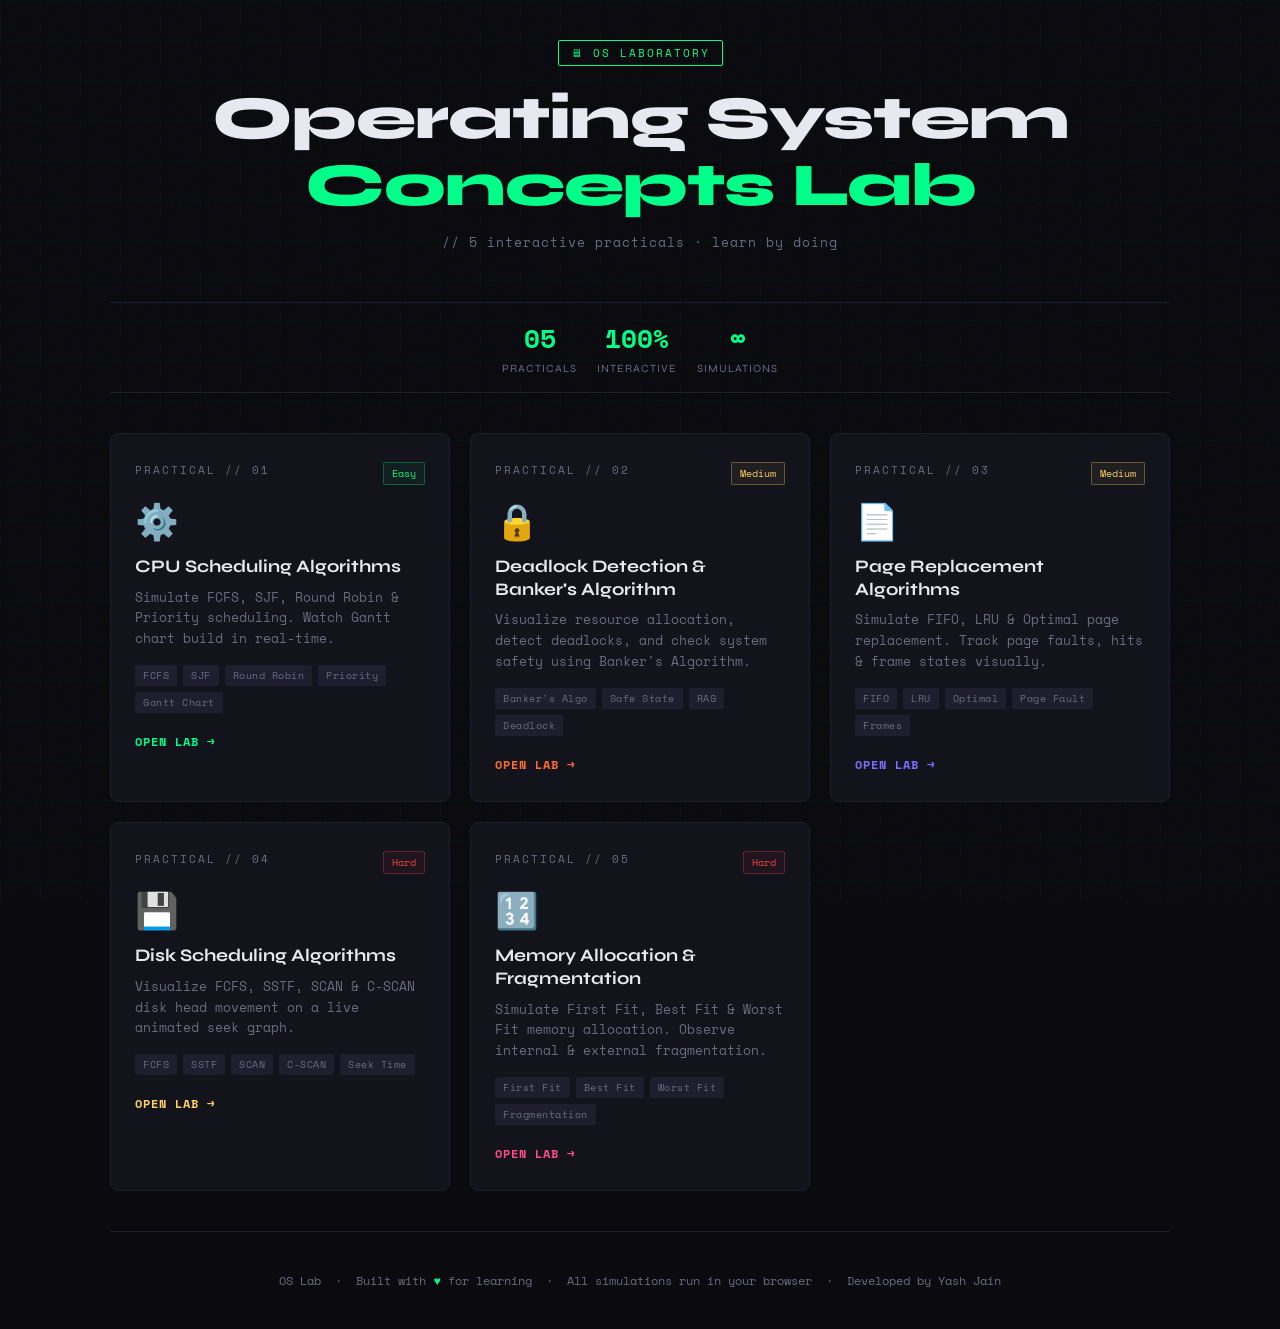
<file: index.html>
<!DOCTYPE html>
<html lang="en">
<head>
<meta charset="UTF-8">
<meta name="viewport" content="width=device-width, initial-scale=1.0">
<title>OS Lab — Operating System Practicals</title>
<link rel="preconnect" href="https://fonts.googleapis.com">
<link rel="preconnect" href="https://fonts.gstatic.com" crossorigin>
<link href="https://fonts.googleapis.com/css2?family=Space+Mono:wght@400;700&family=Syne:wght@400;600;800&display=swap" rel="stylesheet">
<style>
  :root {
    --bg: #0a0a0f;
    --surface: #111118;
    --border: #1e1e2e;
    --accent: #00ff88;
    --accent2: #ff6b35;
    --accent3: #7c6fff;
    --text: #e8e8f0;
    --muted: #6b6b80;
    --card-bg: #13131c;
  }

  * { margin: 0; padding: 0; box-sizing: border-box; }

  body {
    background: var(--bg);
    color: var(--text);
    font-family: 'Syne', sans-serif;
    min-height: 100vh;
    overflow-x: hidden;
  }

  /* Animated grid background */
  body::before {
    content: '';
    position: fixed;
    inset: 0;
    background-image:
      linear-gradient(rgba(0,255,136,0.03) 1px, transparent 1px),
      linear-gradient(90deg, rgba(0,255,136,0.03) 1px, transparent 1px);
    background-size: 40px 40px;
    pointer-events: none;
    z-index: 0;
  }

  .noise {
    position: fixed;
    inset: 0;
    background-image: url("data:image/svg+xml,%3Csvg viewBox='0 0 256 256' xmlns='http://www.w3.org/2000/svg'%3E%3Cfilter id='n'%3E%3CfeTurbulence type='fractalNoise' baseFrequency='0.9' numOctaves='4' stitchTiles='stitch'/%3E%3C/filter%3E%3Crect width='100%25' height='100%25' filter='url(%23n)' opacity='0.03'/%3E%3C/svg%3E");
    pointer-events: none;
    z-index: 0;
    opacity: 0.4;
  }

  .container {
    max-width: 1100px;
    margin: 0 auto;
    padding: 0 20px;
    position: relative;
    z-index: 1;
  }

  /* Header */
  header {
    padding: 40px 0 20px;
    text-align: center;
  }

  .badge {
    display: inline-block;
    font-family: 'Space Mono', monospace;
    font-size: 11px;
    color: var(--accent);
    border: 1px solid var(--accent);
    padding: 4px 12px;
    border-radius: 2px;
    letter-spacing: 2px;
    text-transform: uppercase;
    margin-bottom: 20px;
    animation: pulse-border 2s ease-in-out infinite;
  }

  @keyframes pulse-border {
    0%, 100% { box-shadow: 0 0 0 0 rgba(0,255,136,0.3); }
    50% { box-shadow: 0 0 0 6px rgba(0,255,136,0); }
  }

  h1 {
    font-family: 'Syne', sans-serif;
    font-weight: 800;
    font-size: clamp(2rem, 6vw, 3.8rem);
    line-height: 1.1;
    letter-spacing: -1px;
    margin-bottom: 12px;
  }

  h1 span { color: var(--accent); }

  .subtitle {
    font-family: 'Space Mono', monospace;
    font-size: 13px;
    color: var(--muted);
    letter-spacing: 1px;
  }

  /* Stats bar */
  .stats-bar {
    display: flex;
    justify-content: center;
    gap: 40px;
    margin: 30px 0;
    padding: 16px 0;
    border-top: 1px solid var(--border);
    border-bottom: 1px solid var(--border);
    flex-wrap: wrap;
    gap: 20px;
  }

  .stat {
    text-align: center;
  }

  .stat-num {
    font-family: 'Space Mono', monospace;
    font-size: 1.6rem;
    font-weight: 700;
    color: var(--accent);
    display: block;
  }

  .stat-label {
    font-size: 11px;
    color: var(--muted);
    text-transform: uppercase;
    letter-spacing: 1px;
  }

  /* Labs grid */
  .labs-grid {
    display: grid;
    grid-template-columns: repeat(auto-fill, minmax(300px, 1fr));
    gap: 20px;
    margin: 40px 0;
  }

  .lab-card {
    background: var(--card-bg);
    border: 1px solid var(--border);
    border-radius: 8px;
    padding: 28px 24px;
    cursor: pointer;
    transition: all 0.3s cubic-bezier(0.4, 0, 0.2, 1);
    text-decoration: none;
    color: inherit;
    display: block;
    position: relative;
    overflow: hidden;
  }

  .lab-card::before {
    content: '';
    position: absolute;
    top: 0; left: 0;
    width: 100%;
    height: 2px;
    background: linear-gradient(90deg, transparent, var(--card-accent, var(--accent)), transparent);
    transform: scaleX(0);
    transition: transform 0.3s ease;
  }

  .lab-card:hover::before { transform: scaleX(1); }

  .lab-card:hover {
    border-color: var(--card-accent, var(--accent));
    transform: translateY(-4px);
    box-shadow: 0 20px 40px rgba(0,0,0,0.4), 0 0 30px rgba(0,255,136,0.05);
  }

  .card-header {
    display: flex;
    align-items: flex-start;
    justify-content: space-between;
    margin-bottom: 16px;
  }

  .practical-num {
    font-family: 'Space Mono', monospace;
    font-size: 11px;
    color: var(--muted);
    letter-spacing: 2px;
  }

  .difficulty {
    font-family: 'Space Mono', monospace;
    font-size: 10px;
    padding: 3px 8px;
    border-radius: 2px;
    border: 1px solid;
  }

  .diff-medium { color: #ffd166; border-color: #ffd16650; background: #ffd16610; }
  .diff-hard { color: #ef4444; border-color: #ef444450; background: #ef444410; }
  .diff-easy { color: var(--accent); border-color: rgba(0,255,136,0.3); background: rgba(0,255,136,0.05); }

  .lab-icon {
    font-size: 2.2rem;
    margin-bottom: 12px;
    display: block;
  }

  .lab-title {
    font-size: 1.1rem;
    font-weight: 700;
    margin-bottom: 8px;
    line-height: 1.3;
  }

  .lab-desc {
    font-size: 13px;
    color: var(--muted);
    line-height: 1.6;
    margin-bottom: 16px;
    font-family: 'Space Mono', monospace;
  }

  .lab-tags {
    display: flex;
    flex-wrap: wrap;
    gap: 6px;
  }

  .tag {
    font-family: 'Space Mono', monospace;
    font-size: 10px;
    background: var(--border);
    color: var(--muted);
    padding: 3px 8px;
    border-radius: 2px;
    letter-spacing: 0.5px;
  }

  .lab-card .open-btn {
    margin-top: 20px;
    display: flex;
    align-items: center;
    gap: 8px;
    font-size: 12px;
    color: var(--card-accent, var(--accent));
    font-family: 'Space Mono', monospace;
    letter-spacing: 1px;
    font-weight: 700;
    text-transform: uppercase;
  }

  .open-btn .arrow {
    transition: transform 0.3s ease;
    display: inline-block;
  }

  .lab-card:hover .arrow { transform: translateX(6px); }

  /* Footer */
  footer {
    text-align: center;
    padding: 40px 0;
    border-top: 1px solid var(--border);
    margin-top: 20px;
  }

  footer p {
    font-family: 'Space Mono', monospace;
    font-size: 12px;
    color: var(--muted);
  }

  footer span { color: var(--accent); }

  /* Entry animation */
  .lab-card {
    animation: fadeUp 0.5s ease both;
  }
  .lab-card:nth-child(1) { animation-delay: 0.1s; }
  .lab-card:nth-child(2) { animation-delay: 0.2s; }
  .lab-card:nth-child(3) { animation-delay: 0.3s; }
  .lab-card:nth-child(4) { animation-delay: 0.4s; }
  .lab-card:nth-child(5) { animation-delay: 0.5s; }

  @keyframes fadeUp {
    from { opacity: 0; transform: translateY(20px); }
    to { opacity: 1; transform: translateY(0); }
  }

  @media (max-width: 600px) {
    .labs-grid { grid-template-columns: 1fr; }
    .stats-bar { gap: 24px; }
  }
</style>
</head>
<body>
<div class="noise"></div>

<div class="container">
  <header>
    <div class="badge">🖥 OS Laboratory</div>
    <h1>Operating System<br><span>Concepts Lab</span></h1>
    <p class="subtitle">// 5 interactive practicals · learn by doing</p>
  </header>

  <div class="stats-bar">
    <div class="stat">
      <span class="stat-num">05</span>
      <span class="stat-label">Practicals</span>
    </div>
    <div class="stat">
      <span class="stat-num">100%</span>
      <span class="stat-label">Interactive</span>
    </div>
    <div class="stat">
      <span class="stat-num">∞</span>
      <span class="stat-label">Simulations</span>
    </div>
  </div>

  <div class="labs-grid">

    <a href="practical1.html" class="lab-card" style="--card-accent:#00ff88;">
      <div class="card-header">
        <span class="practical-num">PRACTICAL // 01</span>
        <span class="difficulty diff-easy">Easy</span>
      </div>
      <span class="lab-icon">⚙️</span>
      <div class="lab-title">CPU Scheduling Algorithms</div>
      <div class="lab-desc">Simulate FCFS, SJF, Round Robin & Priority scheduling. Watch Gantt chart build in real-time.</div>
      <div class="lab-tags">
        <span class="tag">FCFS</span>
        <span class="tag">SJF</span>
        <span class="tag">Round Robin</span>
        <span class="tag">Priority</span>
        <span class="tag">Gantt Chart</span>
      </div>
      <div class="open-btn">Open Lab <span class="arrow">→</span></div>
    </a>

    <a href="practical2.html" class="lab-card" style="--card-accent:#ff6b35;">
      <div class="card-header">
        <span class="practical-num">PRACTICAL // 02</span>
        <span class="difficulty diff-medium">Medium</span>
      </div>
      <span class="lab-icon">🔒</span>
      <div class="lab-title">Deadlock Detection & Banker's Algorithm</div>
      <div class="lab-desc">Visualize resource allocation, detect deadlocks, and check system safety using Banker's Algorithm.</div>
      <div class="lab-tags">
        <span class="tag">Banker's Algo</span>
        <span class="tag">Safe State</span>
        <span class="tag">RAG</span>
        <span class="tag">Deadlock</span>
      </div>
      <div class="open-btn">Open Lab <span class="arrow">→</span></div>
    </a>

    <a href="practical3.html" class="lab-card" style="--card-accent:#7c6fff;">
      <div class="card-header">
        <span class="practical-num">PRACTICAL // 03</span>
        <span class="difficulty diff-medium">Medium</span>
      </div>
      <span class="lab-icon">📄</span>
      <div class="lab-title">Page Replacement Algorithms</div>
      <div class="lab-desc">Simulate FIFO, LRU & Optimal page replacement. Track page faults, hits & frame states visually.</div>
      <div class="lab-tags">
        <span class="tag">FIFO</span>
        <span class="tag">LRU</span>
        <span class="tag">Optimal</span>
        <span class="tag">Page Fault</span>
        <span class="tag">Frames</span>
      </div>
      <div class="open-btn">Open Lab <span class="arrow">→</span></div>
    </a>

    <a href="practical4.html" class="lab-card" style="--card-accent:#ffd166;">
      <div class="card-header">
        <span class="practical-num">PRACTICAL // 04</span>
        <span class="difficulty diff-hard">Hard</span>
      </div>
      <span class="lab-icon">💾</span>
      <div class="lab-title">Disk Scheduling Algorithms</div>
      <div class="lab-desc">Visualize FCFS, SSTF, SCAN & C-SCAN disk head movement on a live animated seek graph.</div>
      <div class="lab-tags">
        <span class="tag">FCFS</span>
        <span class="tag">SSTF</span>
        <span class="tag">SCAN</span>
        <span class="tag">C-SCAN</span>
        <span class="tag">Seek Time</span>
      </div>
      <div class="open-btn">Open Lab <span class="arrow">→</span></div>
    </a>

    <a href="practical5.html" class="lab-card" style="--card-accent:#ff4d88;">
      <div class="card-header">
        <span class="practical-num">PRACTICAL // 05</span>
        <span class="difficulty diff-hard">Hard</span>
      </div>
      <span class="lab-icon">🔢</span>
      <div class="lab-title">Memory Allocation & Fragmentation</div>
      <div class="lab-desc">Simulate First Fit, Best Fit & Worst Fit memory allocation. Observe internal & external fragmentation.</div>
      <div class="lab-tags">
        <span class="tag">First Fit</span>
        <span class="tag">Best Fit</span>
        <span class="tag">Worst Fit</span>
        <span class="tag">Fragmentation</span>
      </div>
      <div class="open-btn">Open Lab <span class="arrow">→</span></div>
    </a>

  </div>

 <footer>
  <p>
    OS Lab &nbsp;·&nbsp; Built with <span>♥</span> for learning 
    &nbsp;·&nbsp; All simulations run in your browser 
    &nbsp;·&nbsp; Developed by Yash Jain
  </p>
</footer>
</div>

</body>
</html>
</file>
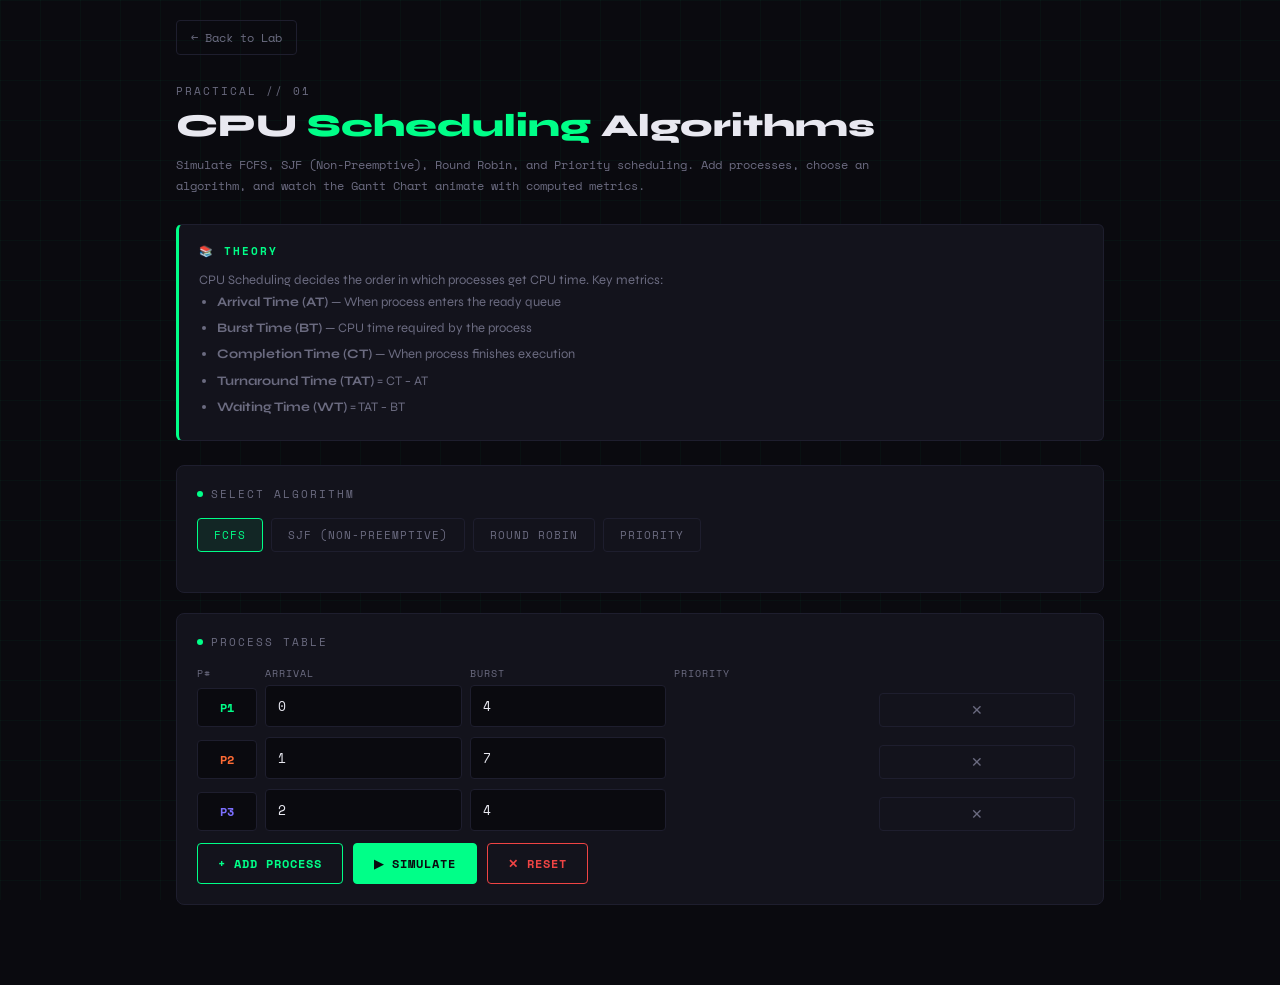
<file: practical1.html>
<!DOCTYPE html>
<html lang="en">
<head>
<meta charset="UTF-8">
<meta name="viewport" content="width=device-width, initial-scale=1.0">
<title>P1 — CPU Scheduling | OS Lab</title>
<link rel="stylesheet" href="shared.css">
<style>
  :root { --accent-color: #00ff88; }

  .algo-tabs {
    display: flex;
    flex-wrap: wrap;
    gap: 8px;
    margin-bottom: 20px;
  }
  .algo-tab {
    font-family: 'Space Mono', monospace;
    font-size: 11px;
    padding: 8px 16px;
    border: 1px solid var(--border);
    border-radius: 4px;
    cursor: pointer;
    color: var(--muted);
    background: transparent;
    transition: all 0.2s;
    letter-spacing: 1px;
    text-transform: uppercase;
  }
  .algo-tab.active, .algo-tab:hover {
    border-color: var(--accent);
    color: var(--accent);
  }
  .algo-tab.active { background: rgba(0,255,136,0.08); }

  .process-row {
    display: grid;
    grid-template-columns: 60px 1fr 1fr 1fr 1fr auto;
    gap: 8px;
    align-items: end;
    margin-bottom: 10px;
  }
  .process-row.header { margin-bottom: 4px; }
  .process-row.header span {
    font-family: 'Space Mono', monospace;
    font-size: 10px;
    color: var(--muted);
    text-transform: uppercase;
    letter-spacing: 1px;
  }
  .del-btn {
    background: none;
    border: 1px solid var(--border);
    color: var(--muted);
    cursor: pointer;
    padding: 8px 10px;
    border-radius: 4px;
    font-size: 14px;
    transition: all 0.2s;
  }
  .del-btn:hover { border-color: var(--danger); color: var(--danger); }

  .proc-id {
    background: var(--bg);
    border: 1px solid var(--border);
    color: var(--accent);
    font-family: 'Space Mono', monospace;
    font-size: 12px;
    padding: 10px 8px;
    border-radius: 4px;
    text-align: center;
    font-weight: 700;
  }

  .gantt-wrap {
    overflow-x: auto;
    padding-bottom: 8px;
  }
  .gantt-track {
    display: flex;
    align-items: stretch;
    min-height: 50px;
    margin-bottom: 6px;
  }
  .g-block {
    display: flex;
    align-items: center;
    justify-content: center;
    font-family: 'Space Mono', monospace;
    font-size: 11px;
    font-weight: 700;
    border-radius: 4px;
    color: var(--bg);
    position: relative;
    transition: all 0.2s;
    min-width: 28px;
    margin-right: 3px;
    padding: 0 4px;
  }
  .g-block:hover { filter: brightness(1.2); transform: scaleY(1.05); }
  .g-idle { background: var(--border) !important; color: var(--muted); }
  .gantt-times {
    display: flex;
    font-family: 'Space Mono', monospace;
    font-size: 10px;
    color: var(--muted);
    margin-top: 2px;
  }
  .gantt-times span {
    min-width: 28px;
    margin-right: 3px;
    text-align: center;
  }

  #rr-quantum-row { display: none; }
  #priority-info { display: none; font-family: 'Space Mono', monospace; font-size: 11px; color: var(--muted); padding: 4px 0; }

  .colors-palette {
    display: flex; flex-wrap: wrap; gap: 6px; margin-top: 10px;
  }
  .color-dot {
    width: 20px; height: 20px; border-radius: 4px;
    display: inline-flex; align-items: center; justify-content: center;
    font-family: 'Space Mono', monospace; font-size: 9px; color: var(--bg); font-weight: 700;
  }

  @media (max-width: 560px) {
    .process-row { grid-template-columns: 50px 1fr 1fr auto; }
    .priority-col, .priority-head { display: none; }
  }
</style>
</head>
<body>
<div class="page-wrap">

  <a href="index.html" class="back-btn">← Back to Lab</a>

  <div class="page-header">
    <span class="page-num">PRACTICAL // 01</span>
    <h1 class="page-title">CPU <span>Scheduling</span> Algorithms</h1>
    <p class="page-desc">Simulate FCFS, SJF (Non-Preemptive), Round Robin, and Priority scheduling. Add processes, choose an algorithm, and watch the Gantt Chart animate with computed metrics.</p>
  </div>

  <div class="theory-box">
    <h3>📚 Theory</h3>
    <p>CPU Scheduling decides the order in which processes get CPU time. Key metrics:</p>
    <ul>
      <li><b>Arrival Time (AT)</b> — When process enters the ready queue</li>
      <li><b>Burst Time (BT)</b> — CPU time required by the process</li>
      <li><b>Completion Time (CT)</b> — When process finishes execution</li>
      <li><b>Turnaround Time (TAT)</b> = CT − AT</li>
      <li><b>Waiting Time (WT)</b> = TAT − BT</li>
    </ul>
  </div>

  <!-- Algorithm Selection -->
  <div class="panel">
    <div class="panel-title">Select Algorithm</div>
    <div class="algo-tabs">
      <button class="algo-tab active" onclick="setAlgo('fcfs',this)">FCFS</button>
      <button class="algo-tab" onclick="setAlgo('sjf',this)">SJF (Non-Preemptive)</button>
      <button class="algo-tab" onclick="setAlgo('rr',this)">Round Robin</button>
      <button class="algo-tab" onclick="setAlgo('priority',this)">Priority</button>
    </div>
    <div id="rr-quantum-row">
      <label>Time Quantum</label>
      <input type="number" id="quantum" value="2" min="1" max="10" style="max-width:120px;">
    </div>
    <div id="priority-info">↑ Higher number = Higher priority</div>
  </div>

  <!-- Process Input -->
  <div class="panel">
    <div class="panel-title">Process Table</div>
    <div class="process-row header">
      <span>P#</span>
      <span>Arrival</span>
      <span>Burst</span>
      <span class="priority-head">Priority</span>
      <span></span><span></span>
    </div>
    <div id="process-list"></div>
    <div class="btn-group">
      <button class="btn" onclick="addProcess()">+ Add Process</button>
      <button class="btn btn-primary" onclick="simulate()">▶ Simulate</button>
      <button class="btn btn-danger" onclick="reset()">✕ Reset</button>
    </div>
  </div>

  <!-- Gantt Chart -->
  <div class="panel hidden" id="gantt-panel">
    <div class="panel-title">Gantt Chart</div>
    <div class="gantt-wrap">
      <div class="gantt-track" id="gantt-track"></div>
      <div class="gantt-times" id="gantt-times"></div>
    </div>
    <div class="colors-palette" id="legend"></div>
  </div>

  <!-- Results Table -->
  <div class="panel hidden" id="results-panel">
    <div class="panel-title">Detailed Results</div>
    <div style="overflow-x:auto">
      <table class="data-table" id="result-table">
        <thead>
          <tr>
            <th>Process</th><th>AT</th><th>BT</th>
            <th>CT</th><th>TAT</th><th>WT</th>
          </tr>
        </thead>
        <tbody id="result-body"></tbody>
      </table>
    </div>
    <div class="result-row" id="avg-row"></div>
    <div class="log-box" id="log-box"></div>
  </div>

</div>

<script>
const COLORS = ['#00ff88','#ff6b35','#7c6fff','#ffd166','#ff4d88','#00cfff','#a8ff78','#ff9a9e','#f093fb','#4facfe'];
let algo = 'fcfs';
let pcount = 0;

function setAlgo(a, btn) {
  algo = a;
  document.querySelectorAll('.algo-tab').forEach(t => t.classList.remove('active'));
  btn.classList.add('active');
  document.getElementById('rr-quantum-row').style.display = a === 'rr' ? 'block' : 'none';
  document.getElementById('priority-info').style.display = a === 'priority' ? 'block' : 'none';
  // show/hide priority column
  document.querySelectorAll('.priority-col').forEach(c => c.style.display = a === 'priority' ? '' : 'none');
  document.querySelectorAll('.priority-head').forEach(c => c.style.display = a === 'priority' ? '' : 'none');
}

function addProcess() {
  pcount++;
  const pid = `P${pcount}`;
  const color = COLORS[(pcount - 1) % COLORS.length];
  const div = document.createElement('div');
  div.className = 'process-row';
  div.id = `proc-${pcount}`;
  div.innerHTML = `
    <div class="proc-id" style="color:${color}">${pid}</div>
    <input type="number" id="at-${pcount}" value="${pcount-1}" min="0" placeholder="0">
    <input type="number" id="bt-${pcount}" value="${Math.floor(Math.random()*6)+2}" min="1" placeholder="1">
    <input type="number" id="pr-${pcount}" value="${pcount}" min="1" placeholder="1" class="priority-col" style="display:${algo==='priority'?'':'none'}">
    <span></span>
    <button class="del-btn" onclick="delProcess(${pcount})">✕</button>
  `;
  document.getElementById('process-list').appendChild(div);
}

function delProcess(id) {
  const el = document.getElementById(`proc-${id}`);
  if (el) el.remove();
}

function reset() {
  document.getElementById('process-list').innerHTML = '';
  pcount = 0;
  document.getElementById('gantt-panel').classList.add('hidden');
  document.getElementById('results-panel').classList.add('hidden');
  // Add 3 default
  addProcess(); addProcess(); addProcess();
}

function getProcesses() {
  const rows = document.querySelectorAll('#process-list .process-row');
  const procs = [];
  rows.forEach(row => {
    const id = row.id.replace('proc-','');
    const at = parseInt(document.getElementById(`at-${id}`)?.value) || 0;
    const bt = parseInt(document.getElementById(`bt-${id}`)?.value) || 1;
    const pr = parseInt(document.getElementById(`pr-${id}`)?.value) || 1;
    procs.push({ id: `P${id}`, at, bt, pr, color: COLORS[(parseInt(id)-1) % COLORS.length] });
  });
  return procs;
}

function simulate() {
  const procs = getProcesses();
  if (!procs.length) return;

  let gantt = [], result = [];

  if (algo === 'fcfs') result = fcfs(procs, gantt);
  else if (algo === 'sjf') result = sjf(procs, gantt);
  else if (algo === 'rr') result = rr(procs, gantt, parseInt(document.getElementById('quantum').value) || 2);
  else if (algo === 'priority') result = prioritySched(procs, gantt);

  renderGantt(gantt, procs);
  renderResults(result);
}

function fcfs(procs, gantt) {
  const ps = [...procs].sort((a,b) => a.at - b.at);
  let time = 0;
  return ps.map(p => {
    if (time < p.at) { gantt.push({id:'IDLE', start:time, end:p.at}); time = p.at; }
    const ct = time + p.bt;
    gantt.push({id:p.id, start:time, end:ct, color:p.color});
    time = ct;
    const tat = ct - p.at, wt = tat - p.bt;
    return {...p, ct, tat, wt};
  });
}

function sjf(procs, gantt) {
  const ps = procs.map(p => ({...p, done:false}));
  let time = 0, done = 0, result = [];
  while (done < ps.length) {
    const ready = ps.filter(p => !p.done && p.at <= time);
    if (!ready.length) {
      const next = ps.filter(p => !p.done).sort((a,b) => a.at - b.at)[0];
      gantt.push({id:'IDLE', start:time, end:next.at});
      time = next.at; continue;
    }
    const p = ready.sort((a,b) => a.bt - b.bt)[0];
    const ct = time + p.bt;
    gantt.push({id:p.id, start:time, end:ct, color:p.color});
    time = ct; p.done = true; done++;
    result.push({...p, ct, tat:ct-p.at, wt:ct-p.at-p.bt});
  }
  return result;
}

function rr(procs, gantt, q) {
  const ps = procs.map(p => ({...p, rem:p.bt, ct:0}));
  let time = 0, queue = [], arrived = new Set();
  const sorted = [...ps].sort((a,b) => a.at - b.at);

  // Add processes arriving at t=0
  sorted.filter(p => p.at <= 0).forEach(p => { queue.push(p); arrived.add(p.id); });
  if (!queue.length && sorted.length) { time = sorted[0].at; queue.push(sorted[0]); arrived.add(sorted[0].id); }

  let safety = 0;
  while (queue.length && safety++ < 10000) {
    const p = queue.shift();
    const exec = Math.min(q, p.rem);
    gantt.push({id:p.id, start:time, end:time+exec, color:p.color});
    time += exec; p.rem -= exec;
    // Add newly arrived processes
    sorted.filter(p2 => p2.at > time - exec && p2.at <= time && !arrived.has(p2.id))
          .forEach(p2 => { queue.push(p2); arrived.add(p2.id); });
    if (p.rem > 0) queue.push(p);
    else p.ct = time;
    // Check for new arrivals if queue empty
    if (!queue.length) {
      const next = sorted.find(p2 => !arrived.has(p2.id));
      if (next) { gantt.push({id:'IDLE', start:time, end:next.at}); time = next.at; queue.push(next); arrived.add(next.id); }
    }
  }
  return ps.map(p => ({...p, tat:p.ct-p.at, wt:p.ct-p.at-p.bt}));
}

function prioritySched(procs, gantt) {
  const ps = procs.map(p => ({...p, done:false}));
  let time = 0, done = 0, result = [];
  while (done < ps.length) {
    const ready = ps.filter(p => !p.done && p.at <= time);
    if (!ready.length) {
      const next = ps.filter(p => !p.done).sort((a,b) => a.at - b.at)[0];
      gantt.push({id:'IDLE', start:time, end:next.at}); time = next.at; continue;
    }
    const p = ready.sort((a,b) => b.pr - a.pr)[0];
    const ct = time + p.bt;
    gantt.push({id:p.id, start:time, end:ct, color:p.color});
    time = ct; p.done = true; done++;
    result.push({...p, ct, tat:ct-p.at, wt:ct-p.at-p.bt});
  }
  return result;
}

function renderGantt(gantt, procs) {
  const track = document.getElementById('gantt-track');
  const times = document.getElementById('gantt-times');
  const legend = document.getElementById('legend');
  track.innerHTML = ''; times.innerHTML = ''; legend.innerHTML = '';

  const total = gantt[gantt.length-1]?.end || 1;
  const W = Math.max(600, total * 32);

  gantt.forEach(g => {
    const w = ((g.end - g.start) / total * W);
    const block = document.createElement('div');
    block.className = 'g-block' + (g.id === 'IDLE' ? ' g-idle' : '');
    block.style.width = w + 'px';
    block.style.background = g.id === 'IDLE' ? '' : g.color;
    block.title = `${g.id}: ${g.start}→${g.end}`;
    block.textContent = g.id;
    track.appendChild(block);
  });

  // Time labels
  const shown = new Set();
  gantt.forEach(g => {
    [g.start, g.end].forEach(t => {
      if (!shown.has(t)) {
        shown.add(t);
        const sp = document.createElement('span');
        sp.textContent = t;
        times.appendChild(sp);
      }
    });
  });

  // Legend
  procs.forEach(p => {
    const d = document.createElement('div');
    d.style.display = 'flex'; d.style.alignItems = 'center'; d.style.gap = '4px';
    d.innerHTML = `<div class="color-dot" style="background:${p.color}">${p.id}</div>`;
    legend.appendChild(d);
  });

  document.getElementById('gantt-panel').classList.remove('hidden');
}

function renderResults(result) {
  const tbody = document.getElementById('result-body');
  const log = document.getElementById('log-box');
  tbody.innerHTML = ''; log.innerHTML = '';

  let totalTat = 0, totalWt = 0;
  result.forEach(p => {
    totalTat += p.tat; totalWt += p.wt;
    const tr = document.createElement('tr');
    tr.innerHTML = `
      <td style="color:${p.color};font-family:'Space Mono',monospace;font-weight:700">${p.id}</td>
      <td>${p.at}</td><td>${p.bt}</td>
      <td style="color:var(--accent)">${p.ct}</td>
      <td style="color:var(--warning)">${p.tat}</td>
      <td style="color:var(--accent2)">${p.wt}</td>
    `;
    tbody.appendChild(tr);
    log.innerHTML += `<span class="log-ok">✓</span> ${p.id}: CT=${p.ct}, TAT=${p.tat}, WT=${p.wt}\n`;
  });

  const n = result.length;
  const avgRow = document.getElementById('avg-row');
  avgRow.innerHTML = `
    <div class="result-item">
      <span class="result-val">${(totalTat/n).toFixed(2)}</span>
      <span class="result-label">Avg TAT</span>
    </div>
    <div class="result-item">
      <span class="result-val">${(totalWt/n).toFixed(2)}</span>
      <span class="result-label">Avg Waiting</span>
    </div>
    <div class="result-item">
      <span class="result-val">${n}</span>
      <span class="result-label">Processes</span>
    </div>
    <div class="result-item">
      <span class="result-val">${algo.toUpperCase()}</span>
      <span class="result-label">Algorithm</span>
    </div>
  `;

  document.getElementById('results-panel').classList.remove('hidden');
}

// Init
addProcess(); addProcess(); addProcess();
</script>
</body>
</html>
</file>
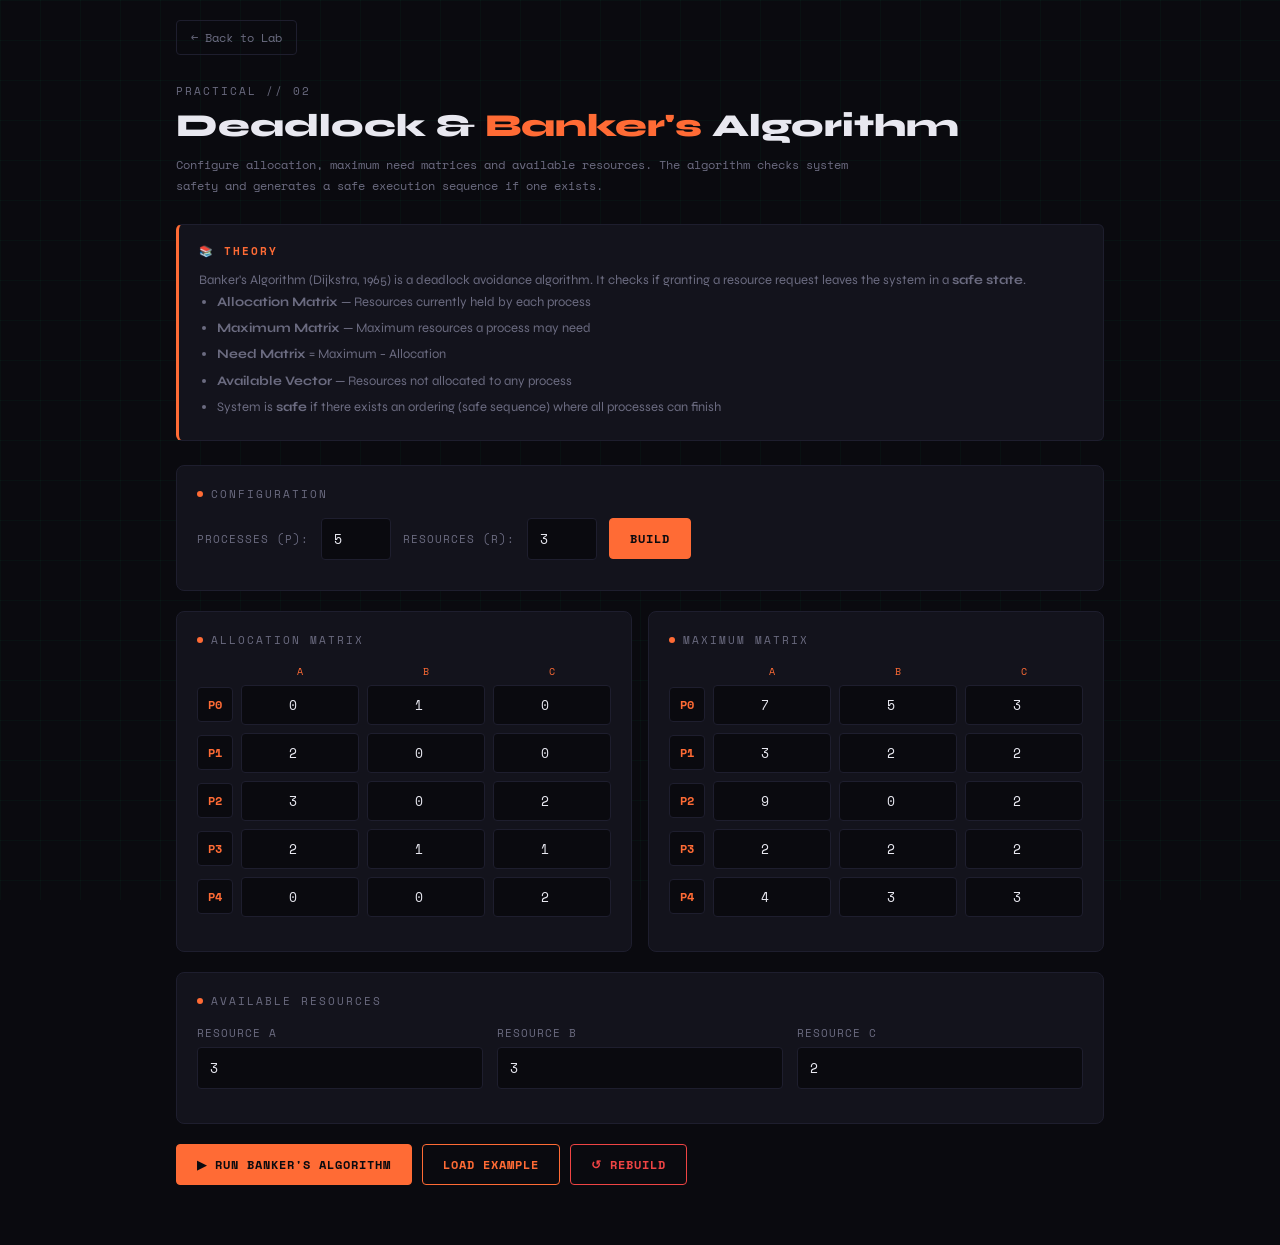
<file: practical2.html>
<!DOCTYPE html>
<html lang="en">
<head>
<meta charset="UTF-8">
<meta name="viewport" content="width=device-width, initial-scale=1.0">
<title>P2 — Banker's Algorithm | OS Lab</title>
<link rel="stylesheet" href="shared.css">
<style>
  :root { --accent-color: #ff6b35; }

  .matrix-grid {
    display: grid;
    gap: 8px;
    margin-bottom: 14px;
  }
  .matrix-row {
    display: grid;
    gap: 8px;
    align-items: center;
  }
  .proc-label {
    font-family: 'Space Mono', monospace;
    font-size: 12px;
    font-weight: 700;
    color: var(--accent-color);
    text-align: center;
    padding: 8px 4px;
    background: var(--bg);
    border: 1px solid var(--border);
    border-radius: 4px;
  }
  .matrix-input {
    text-align: center;
    padding: 9px 4px !important;
  }
  .res-header {
    display: grid;
    gap: 8px;
    margin-bottom: 6px;
  }
  .res-label {
    font-family: 'Space Mono', monospace;
    font-size: 10px;
    color: var(--accent-color);
    text-align: center;
    text-transform: uppercase;
    letter-spacing: 1px;
  }

  .safety-result {
    margin-top: 16px;
    padding: 20px;
    border-radius: 6px;
    text-align: center;
    border: 2px solid;
  }
  .safety-safe {
    background: rgba(0,255,136,0.08);
    border-color: rgba(0,255,136,0.4);
  }
  .safety-unsafe {
    background: rgba(239,68,68,0.08);
    border-color: rgba(239,68,68,0.4);
  }
  .safety-icon { font-size: 2rem; margin-bottom: 8px; }
  .safety-title {
    font-size: 1.1rem;
    font-weight: 700;
    margin-bottom: 6px;
  }
  .safety-seq {
    font-family: 'Space Mono', monospace;
    font-size: 13px;
    color: var(--muted);
    margin-top: 8px;
  }
  .safety-seq span { color: var(--accent-color); }

  .rag-canvas-wrap {
    background: var(--bg);
    border: 1px solid var(--border);
    border-radius: 6px;
    overflow: hidden;
    margin-top: 10px;
  }
  canvas { display: block; width: 100%; }

  .np-row {
    display: flex;
    align-items: center;
    gap: 12px;
    margin-bottom: 10px;
  }
  .np-row label { margin: 0; white-space: nowrap; font-size: 11px; }
  .np-row input { max-width: 70px; }

  .tab-switch {
    display: flex;
    gap: 8px;
    margin-bottom: 16px;
  }
  .tab-sw {
    font-family: 'Space Mono', monospace;
    font-size: 11px;
    padding: 7px 14px;
    border: 1px solid var(--border);
    border-radius: 4px;
    cursor: pointer;
    color: var(--muted);
    background: transparent;
    transition: all 0.2s;
    letter-spacing: 1px;
    text-transform: uppercase;
  }
  .tab-sw.active { border-color: var(--accent-color); color: var(--accent-color); background: rgba(255,107,53,0.08); }

  @media (max-width:560px) {
    .matrix-row { font-size: 11px; }
  }
</style>
</head>
<body>
<div class="page-wrap">

  <a href="index.html" class="back-btn">← Back to Lab</a>

  <div class="page-header">
    <span class="page-num">PRACTICAL // 02</span>
    <h1 class="page-title">Deadlock & <span>Banker's</span> Algorithm</h1>
    <p class="page-desc">Configure allocation, maximum need matrices and available resources. The algorithm checks system safety and generates a safe execution sequence if one exists.</p>
  </div>

  <div class="theory-box">
    <h3>📚 Theory</h3>
    <p>Banker's Algorithm (Dijkstra, 1965) is a deadlock avoidance algorithm. It checks if granting a resource request leaves the system in a <b>safe state</b>.</p>
    <ul>
      <li><b>Allocation Matrix</b> — Resources currently held by each process</li>
      <li><b>Maximum Matrix</b> — Maximum resources a process may need</li>
      <li><b>Need Matrix</b> = Maximum − Allocation</li>
      <li><b>Available Vector</b> — Resources not allocated to any process</li>
      <li>System is <b>safe</b> if there exists an ordering (safe sequence) where all processes can finish</li>
    </ul>
  </div>

  <!-- Config -->
  <div class="panel">
    <div class="panel-title">Configuration</div>
    <div class="np-row">
      <label>Processes (P):</label>
      <input type="number" id="np" value="4" min="2" max="6">
      <label>Resources (R):</label>
      <input type="number" id="nr" value="3" min="1" max="5">
      <button class="btn btn-primary" onclick="buildMatrices()">Build</button>
    </div>
  </div>

  <!-- Matrices -->
  <div id="matrices-section" class="hidden">

    <div style="display:grid;grid-template-columns:1fr 1fr;gap:16px;" id="alloc-max-grid">

      <!-- Allocation -->
      <div class="panel">
        <div class="panel-title">Allocation Matrix</div>
        <div id="alloc-res-header" class="res-header"></div>
        <div id="alloc-matrix" class="matrix-grid"></div>
      </div>

      <!-- Maximum -->
      <div class="panel">
        <div class="panel-title">Maximum Matrix</div>
        <div id="max-res-header" class="res-header"></div>
        <div id="max-matrix" class="matrix-grid"></div>
      </div>

    </div>

    <!-- Available -->
    <div class="panel">
      <div class="panel-title">Available Resources</div>
      <div id="avail-row" class="form-row"></div>
    </div>

    <div class="btn-group">
      <button class="btn btn-primary" onclick="runBanker()">▶ Run Banker's Algorithm</button>
      <button class="btn" onclick="loadExample()">Load Example</button>
      <button class="btn btn-danger" onclick="buildMatrices()">↺ Rebuild</button>
    </div>

    <!-- Result -->
    <div id="result-area"></div>

    <!-- Need Matrix + Steps -->
    <div class="panel hidden" id="detail-panel">
      <div class="panel-title">Need Matrix (Max − Allocation)</div>
      <div style="overflow-x:auto">
        <table class="data-table" id="need-table">
          <thead id="need-head"></thead>
          <tbody id="need-body"></tbody>
        </table>
      </div>
    </div>

    <div class="panel hidden" id="steps-panel">
      <div class="panel-title">Safety Algorithm — Step Trace</div>
      <div class="log-box" id="steps-log"></div>
    </div>

  </div>

</div>

<script>
let NP = 4, NR = 3;

function buildMatrices() {
  NP = parseInt(document.getElementById('np').value) || 4;
  NR = parseInt(document.getElementById('nr').value) || 3;

  document.getElementById('matrices-section').classList.remove('hidden');
  document.getElementById('result-area').innerHTML = '';
  document.getElementById('detail-panel').classList.add('hidden');
  document.getElementById('steps-panel').classList.add('hidden');

  const resNames = Array.from({length:NR}, (_,i) => String.fromCharCode(65+i));

  // Build header row function
  function buildHeader(id) {
    const el = document.getElementById(id);
    el.style.gridTemplateColumns = `36px repeat(${NR}, 1fr)`;
    el.innerHTML = `<div></div>` + resNames.map(r => `<div class="res-label">${r}</div>`).join('');
  }

  buildHeader('alloc-res-header');
  buildHeader('max-res-header');

  // Build matrix rows
  function buildMatrix(id, prefix) {
    const el = document.getElementById(id);
    el.innerHTML = '';
    el.style.gridTemplateColumns = '1fr';
    for (let i=0;i<NP;i++){
      const row = document.createElement('div');
      row.className = 'matrix-row';
      row.style.gridTemplateColumns = `36px repeat(${NR}, 1fr)`;
      row.innerHTML = `<div class="proc-label">P${i}</div>` +
        Array.from({length:NR},(_,j)=>`<input type="number" class="matrix-input" id="${prefix}-${i}-${j}" value="0" min="0" max="20">`).join('');
      el.appendChild(row);
    }
  }
  buildMatrix('alloc-matrix','al');
  buildMatrix('max-matrix','mx');

  // Available
  const avail = document.getElementById('avail-row');
  avail.style.gridTemplateColumns = `repeat(${NR}, 1fr)`;
  avail.innerHTML = resNames.map((r,j)=>`
    <div>
      <label>Resource ${r}</label>
      <input type="number" id="av-${j}" value="2" min="0" max="20">
    </div>
  `).join('');
}

function loadExample() {
  // Classic textbook 5P 3R example
  document.getElementById('np').value = 5;
  document.getElementById('nr').value = 3;
  buildMatrices();
  const al = [[0,1,0],[2,0,0],[3,0,2],[2,1,1],[0,0,2]];
  const mx = [[7,5,3],[3,2,2],[9,0,2],[2,2,2],[4,3,3]];
  const av = [3,3,2];
  for(let i=0;i<5;i++) for(let j=0;j<3;j++){
    document.getElementById(`al-${i}-${j}`).value = al[i][j];
    document.getElementById(`mx-${i}-${j}`).value = mx[i][j];
  }
  for(let j=0;j<3;j++) document.getElementById(`av-${j}`).value = av[j];
}

function getMatrix(prefix, n, r) {
  return Array.from({length:n}, (_,i) => Array.from({length:r},(_,j)=>parseInt(document.getElementById(`${prefix}-${i}-${j}`).value)||0));
}

function runBanker() {
  const alloc = getMatrix('al', NP, NR);
  const max = getMatrix('mx', NP, NR);
  const avail = Array.from({length:NR},(_,j)=>parseInt(document.getElementById(`av-${j}`).value)||0);
  const need = alloc.map((row,i)=>row.map((v,j)=>max[i][j]-v));

  // Validate: need shouldn't be negative
  for(let i=0;i<NP;i++) for(let j=0;j<NR;j++){
    if(need[i][j] < 0){
      showResult(false, [], `P${i}: Allocation > Maximum for resource ${String.fromCharCode(65+j)}. Invalid input.`);
      return;
    }
  }

  // Safety algorithm
  const work = [...avail];
  const finish = Array(NP).fill(false);
  const safeSeq = [];
  const log = [];

  log.push(`<span class="log-ok">INIT:</span> Work = [${work.join(', ')}], Finish = [${finish.map(f=>f?'T':'F').join(', ')}]`);

  let found = true;
  while(found) {
    found = false;
    for(let i=0;i<NP;i++){
      if(!finish[i] && need[i].every((n,j)=>n<=work[j])){
        log.push(`<span class="log-ok">STEP:</span> P${i} can proceed | Need=[${need[i].join(',')}] ≤ Work=[${work.join(',')}]`);
        for(let j=0;j<NR;j++) work[j] += alloc[i][j];
        finish[i] = true;
        safeSeq.push(i);
        log.push(`      Work updated → [${work.join(', ')}]`);
        found = true;
      }
    }
  }

  const isSafe = finish.every(Boolean);
  if(!isSafe){
    const dead = finish.map((f,i)=>f?null:`P${i}`).filter(Boolean);
    log.push(`<span class="log-err">DEADLOCK:</span> Processes [${dead.join(', ')}] are in deadlock!`);
  } else {
    log.push(`<span class="log-ok">✓ SAFE:</span> Safe sequence found → ${safeSeq.map(i=>'P'+i).join(' → ')}`);
  }

  showResult(isSafe, safeSeq, '');
  renderNeed(need);
  document.getElementById('steps-log').innerHTML = log.join('\n');
  document.getElementById('detail-panel').classList.remove('hidden');
  document.getElementById('steps-panel').classList.remove('hidden');
}

function showResult(safe, seq, msg) {
  const area = document.getElementById('result-area');
  if(safe){
    area.innerHTML = `
      <div class="safety-result safety-safe">
        <div class="safety-icon">✅</div>
        <div class="safety-title" style="color:var(--accent)">System is in SAFE State</div>
        <div class="safety-seq">Safe Sequence: <span>${seq.map(i=>'P'+i).join(' → ')}</span></div>
      </div>
    `;
  } else {
    area.innerHTML = `
      <div class="safety-result safety-unsafe">
        <div class="safety-icon">🔴</div>
        <div class="safety-title" style="color:var(--danger)">System is in UNSAFE State — Deadlock Possible</div>
        <div class="safety-seq" style="color:var(--muted)">${msg || 'No safe sequence exists. Resource reallocation required.'}</div>
      </div>
    `;
  }
}

function renderNeed(need) {
  const resNames = Array.from({length:NR},(_,i)=>String.fromCharCode(65+i));
  document.getElementById('need-head').innerHTML = `<tr><th>Process</th>${resNames.map(r=>`<th>${r}</th>`).join('')}</tr>`;
  const tbody = document.getElementById('need-body');
  tbody.innerHTML = '';
  need.forEach((row,i)=>{
    const tr = document.createElement('tr');
    tr.innerHTML = `<td style="color:var(--accent-color);font-family:'Space Mono',monospace;font-weight:700">P${i}</td>` +
      row.map(v=>`<td>${v}</td>`).join('');
    tbody.appendChild(tr);
  });
  document.getElementById('need-table').querySelector('thead').innerHTML =
    `<tr><th>Process</th>${resNames.map(r=>`<th>${r}</th>`).join('')}</tr>`;
}

// Init
buildMatrices();
loadExample();
</script>
</body>
</html>
</file>
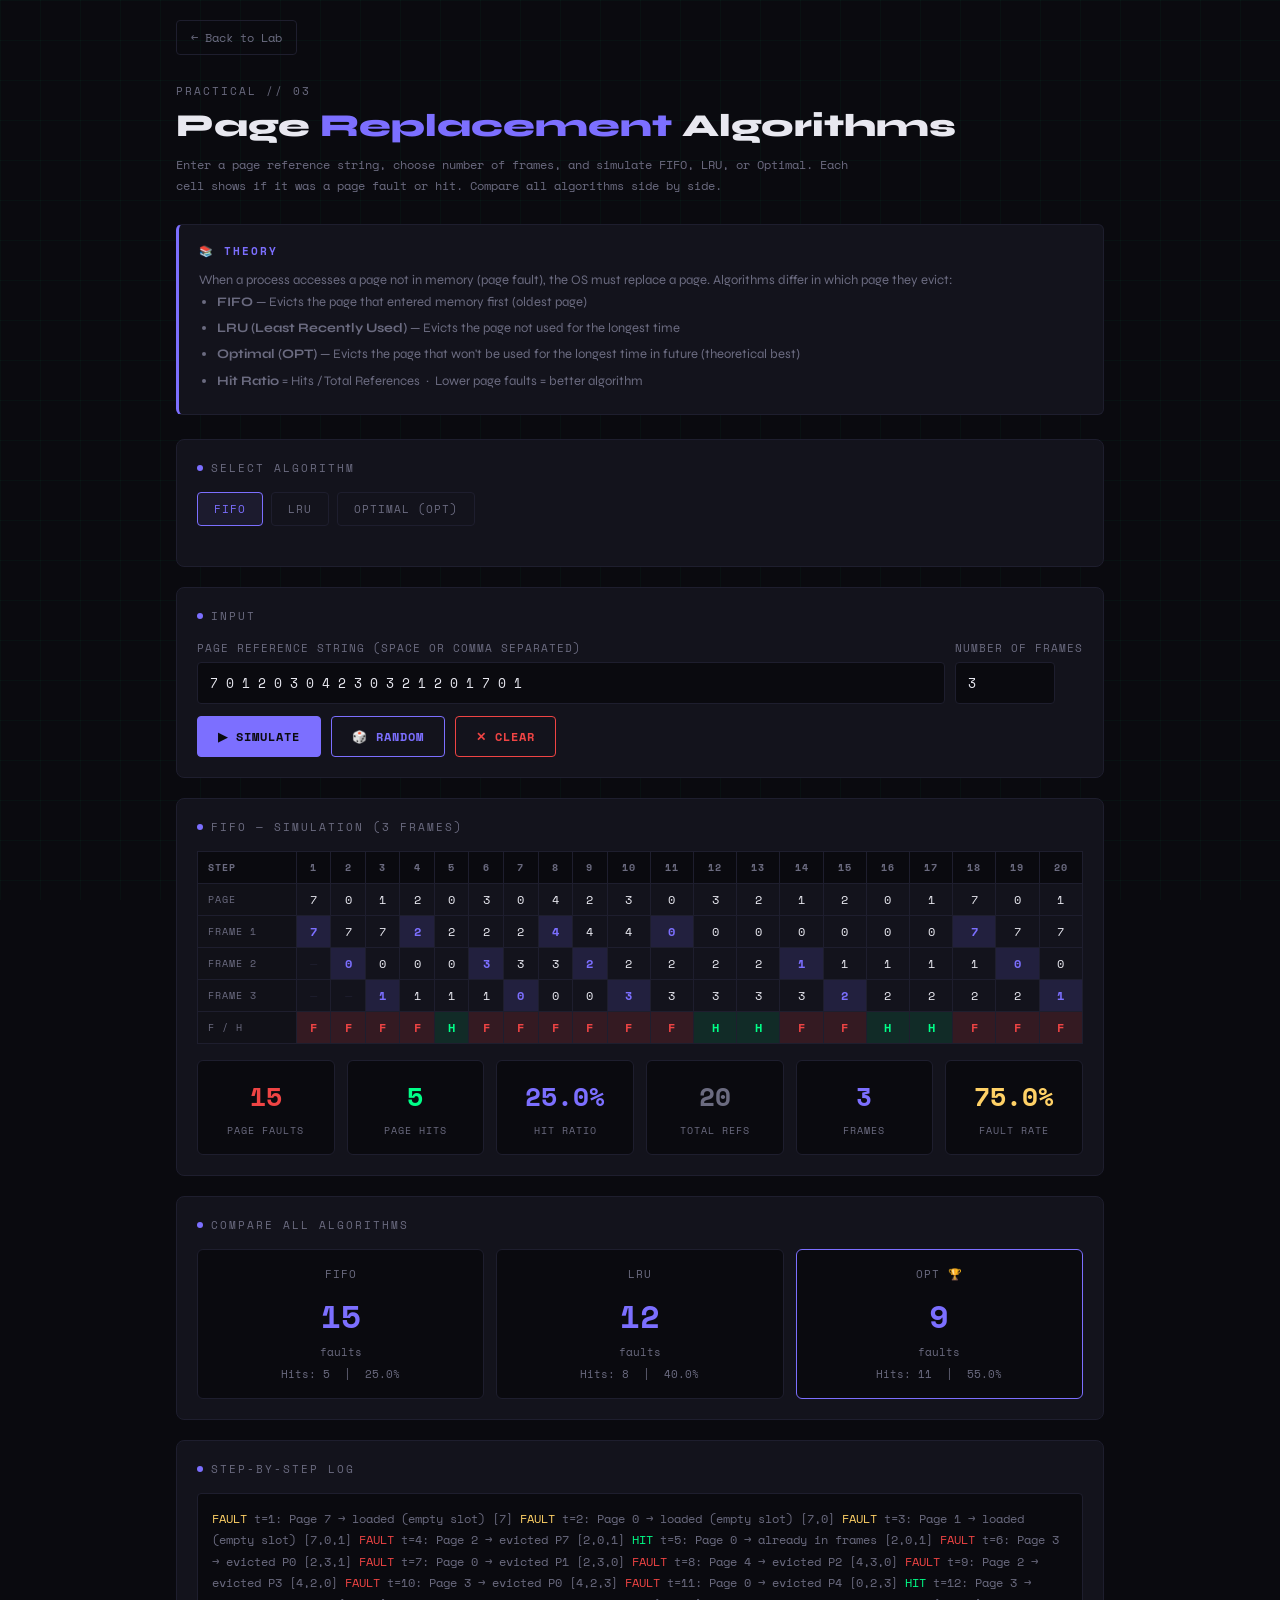
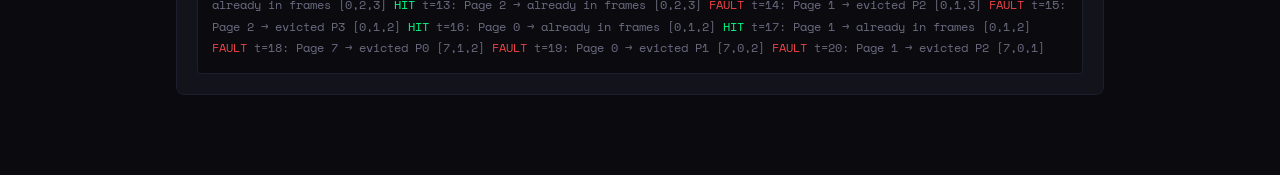
<file: practical3.html>
<!DOCTYPE html>
<html lang="en">
<head>
<meta charset="UTF-8">
<meta name="viewport" content="width=device-width, initial-scale=1.0">
<title>P3 — Page Replacement | OS Lab</title>
<link rel="stylesheet" href="shared.css">
<style>
  :root { --accent-color: #7c6fff; }

  .algo-tabs {
    display: flex; flex-wrap: wrap; gap: 8px; margin-bottom: 20px;
  }
  .algo-tab {
    font-family: 'Space Mono', monospace;
    font-size: 11px;
    padding: 8px 16px;
    border: 1px solid var(--border);
    border-radius: 4px;
    cursor: pointer;
    color: var(--muted);
    background: transparent;
    transition: all 0.2s;
    letter-spacing: 1px;
    text-transform: uppercase;
  }
  .algo-tab.active, .algo-tab:hover {
    border-color: var(--accent-color);
    color: var(--accent-color);
  }
  .algo-tab.active { background: rgba(124,111,255,0.08); }

  /* Page reference string input */
  .ref-input-row {
    display: flex; gap: 10px; align-items: flex-end; flex-wrap: wrap;
  }
  .ref-input-row > div:first-child { flex: 1; min-width: 200px; }

  /* Simulation table */
  .sim-table-wrap { overflow-x: auto; }
  .sim-table {
    border-collapse: collapse;
    font-family: 'Space Mono', monospace;
    font-size: 12px;
    min-width: 100%;
  }
  .sim-table th {
    background: var(--bg);
    color: var(--muted);
    padding: 8px 10px;
    text-align: center;
    border: 1px solid var(--border);
    font-size: 10px;
    letter-spacing: 1px;
    text-transform: uppercase;
    white-space: nowrap;
  }
  .sim-table td {
    padding: 7px 10px;
    text-align: center;
    border: 1px solid var(--border);
    white-space: nowrap;
  }
  .sim-table .row-label {
    background: var(--surface);
    color: var(--muted);
    font-size: 10px;
    text-transform: uppercase;
    letter-spacing: 1px;
    text-align: left;
    white-space: nowrap;
  }

  /* Fault/Hit cell coloring */
  .cell-fault { background: rgba(239,68,68,0.15) !important; color: #ef4444; font-weight: 700; }
  .cell-hit   { background: rgba(0,255,136,0.1) !important;  color: #00ff88; font-weight: 700; }
  .cell-page  { color: var(--text); }
  .cell-new   { background: rgba(124,111,255,0.15); color: var(--accent-color); font-weight: 700; }
  .cell-victim { background: rgba(255,209,102,0.15); color: var(--warning); }
  .cell-empty { color: var(--border); }

  .summary-cards {
    display: grid;
    grid-template-columns: repeat(auto-fill, minmax(130px, 1fr));
    gap: 12px;
    margin-top: 16px;
  }
  .sum-card {
    background: var(--bg);
    border: 1px solid var(--border);
    border-radius: 6px;
    padding: 16px 12px;
    text-align: center;
  }
  .sum-val {
    font-family: 'Space Mono', monospace;
    font-size: 1.6rem;
    font-weight: 700;
    display: block;
    margin-bottom: 4px;
  }
  .sum-label {
    font-family: 'Space Mono', monospace;
    font-size: 10px;
    color: var(--muted);
    text-transform: uppercase;
    letter-spacing: 1px;
  }
  .fault-color { color: #ef4444; }
  .hit-color { color: #00ff88; }
  .hr-color { color: var(--accent-color); }

  .compare-btn-row { margin-top: 12px; }
  #compare-section { display:none; }
  .compare-grid {
    display: grid;
    grid-template-columns: repeat(3, 1fr);
    gap: 12px;
    margin-top: 14px;
  }
  .cmp-card {
    background: var(--bg);
    border: 1px solid var(--border);
    border-radius: 6px;
    padding: 16px;
    text-align: center;
  }
  .cmp-name {
    font-family: 'Space Mono', monospace;
    font-size: 11px;
    color: var(--muted);
    text-transform: uppercase;
    letter-spacing: 1px;
    margin-bottom: 10px;
  }
  .cmp-faults {
    font-size: 2rem;
    font-weight: 800;
    color: var(--accent-color);
    display: block;
    font-family: 'Space Mono', monospace;
    margin-bottom: 4px;
  }
  .cmp-hits { font-family: 'Space Mono', monospace; font-size: 11px; color: var(--muted); }
  .best-algo { border-color: var(--accent-color); }

  @media (max-width: 560px) {
    .compare-grid { grid-template-columns: 1fr; }
  }
</style>
</head>
<body>
<div class="page-wrap">

  <a href="index.html" class="back-btn">← Back to Lab</a>

  <div class="page-header">
    <span class="page-num">PRACTICAL // 03</span>
    <h1 class="page-title">Page <span>Replacement</span> Algorithms</h1>
    <p class="page-desc">Enter a page reference string, choose number of frames, and simulate FIFO, LRU, or Optimal. Each cell shows if it was a page fault or hit. Compare all algorithms side by side.</p>
  </div>

  <div class="theory-box">
    <h3>📚 Theory</h3>
    <p>When a process accesses a page not in memory (page fault), the OS must replace a page. Algorithms differ in which page they evict:</p>
    <ul>
      <li><b>FIFO</b> — Evicts the page that entered memory first (oldest page)</li>
      <li><b>LRU (Least Recently Used)</b> — Evicts the page not used for the longest time</li>
      <li><b>Optimal (OPT)</b> — Evicts the page that won't be used for the longest time in future (theoretical best)</li>
      <li><b>Hit Ratio</b> = Hits / Total References &nbsp;·&nbsp; Lower page faults = better algorithm</li>
    </ul>
  </div>

  <!-- Algorithm Selection -->
  <div class="panel">
    <div class="panel-title">Select Algorithm</div>
    <div class="algo-tabs">
      <button class="algo-tab active" onclick="setAlgo('fifo',this)">FIFO</button>
      <button class="algo-tab" onclick="setAlgo('lru',this)">LRU</button>
      <button class="algo-tab" onclick="setAlgo('opt',this)">Optimal (OPT)</button>
    </div>
  </div>

  <!-- Input -->
  <div class="panel">
    <div class="panel-title">Input</div>
    <div class="ref-input-row">
      <div>
        <label>Page Reference String (space or comma separated)</label>
        <input type="text" id="ref-string" value="7 0 1 2 0 3 0 4 2 3 0 3 2 1 2 0 1 7 0 1" placeholder="e.g. 1 2 3 4 1 2 5">
      </div>
      <div>
        <label>Number of Frames</label>
        <input type="number" id="frames" value="3" min="1" max="8" style="max-width:100px;">
      </div>
    </div>
    <div class="btn-group">
      <button class="btn btn-primary" onclick="simulate()">▶ Simulate</button>
      <button class="btn" onclick="randomize()">🎲 Random</button>
      <button class="btn btn-danger" onclick="clearSim()">✕ Clear</button>
    </div>
  </div>

  <!-- Result -->
  <div class="panel hidden" id="sim-panel">
    <div class="panel-title" id="sim-title">Simulation</div>
    <div class="sim-table-wrap">
      <table class="sim-table" id="sim-table"></table>
    </div>
    <div class="summary-cards" id="summary-cards"></div>
  </div>

  <!-- Compare All -->
  <div class="panel hidden" id="compare-outer">
    <div class="panel-title">Compare All Algorithms</div>
    <div class="compare-grid" id="compare-grid"></div>
  </div>

  <!-- Step Log -->
  <div class="panel hidden" id="log-panel">
    <div class="panel-title">Step-by-Step Log</div>
    <div class="log-box" id="log-box"></div>
  </div>

</div>

<script>
let algo = 'fifo';

function setAlgo(a, btn) {
  algo = a;
  document.querySelectorAll('.algo-tab').forEach(t => t.classList.remove('active'));
  btn.classList.add('active');
}

function getRefString() {
  return document.getElementById('ref-string').value
    .split(/[\s,]+/).map(Number).filter(n => !isNaN(n) && n >= 0);
}

function randomize() {
  const len = Math.floor(Math.random()*10)+10;
  const pages = Array.from({length:len}, () => Math.floor(Math.random()*8));
  document.getElementById('ref-string').value = pages.join(' ');
}

function clearSim() {
  document.getElementById('sim-panel').classList.add('hidden');
  document.getElementById('compare-outer').classList.add('hidden');
  document.getElementById('log-panel').classList.add('hidden');
}

function simulate() {
  const refs = getRefString();
  const nf = parseInt(document.getElementById('frames').value) || 3;
  if(!refs.length) return;

  const {states, faults, hits, log} = runAlgo(algo, refs, nf);
  renderSim(refs, states, nf, algo.toUpperCase(), faults, hits);
  renderLog(log);

  // Compare all
  const fifoR = runAlgo('fifo', refs, nf);
  const lruR  = runAlgo('lru',  refs, nf);
  const optR  = runAlgo('opt',  refs, nf);
  renderCompare(refs.length, fifoR, lruR, optR);
}

function runAlgo(alg, refs, nf) {
  const frames = [];
  const states = [];
  const log = [];
  let faults = 0, hits = 0;
  let queue = []; // for FIFO order
  let lastUsed = {}; // for LRU

  refs.forEach((page, idx) => {
    const isHit = frames.includes(page);
    let victim = null;

    if(isHit) {
      hits++;
      if(alg === 'lru') lastUsed[page] = idx;
      log.push(`<span class="log-ok">HIT </span> t=${idx+1}: Page ${page} → already in frames [${frames.join(',')}]`);
    } else {
      faults++;
      if(frames.length < nf) {
        frames.push(page);
        if(alg === 'fifo') queue.push(page);
        if(alg === 'lru') lastUsed[page] = idx;
        log.push(`<span class="log-warn">FAULT</span> t=${idx+1}: Page ${page} → loaded (empty slot) [${frames.join(',')}]`);
      } else {
        // Evict
        if(alg === 'fifo') {
          victim = queue.shift();
          const fi = frames.indexOf(victim);
          frames[fi] = page;
          queue.push(page);
        } else if(alg === 'lru') {
          // Evict least recently used
          let minTime = Infinity, lruPage = -1;
          frames.forEach(f => {
            const t = lastUsed[f] ?? -1;
            if(t < minTime) { minTime = t; lruPage = f; }
          });
          victim = lruPage;
          frames[frames.indexOf(victim)] = page;
          lastUsed[page] = idx;
        } else if(alg === 'opt') {
          // Evict page used furthest in future
          let farthest = -1, victimPage = -1;
          frames.forEach(f => {
            const nextUse = refs.slice(idx+1).indexOf(f);
            const dist = nextUse === -1 ? Infinity : nextUse;
            if(dist > farthest) { farthest = dist; victimPage = f; }
          });
          victim = victimPage;
          frames[frames.indexOf(victim)] = page;
        }
        delete lastUsed[victim];
        log.push(`<span class="log-err">FAULT</span> t=${idx+1}: Page ${page} → evicted P${victim} [${frames.join(',')}]`);
      }
    }

    states.push({
      frames: [...frames],
      fault: !isHit,
      page,
      victim
    });
  });

  return {states, faults, hits, log};
}

function renderSim(refs, states, nf, algoName, faults, hits) {
  document.getElementById('sim-title').textContent = `${algoName} — Simulation (${nf} Frames)`;
  const table = document.getElementById('sim-table');
  table.innerHTML = '';

  // Header row: page references
  const headerRow = document.createElement('tr');
  headerRow.innerHTML = `<th style="text-align:left;min-width:80px">Step</th>` +
    refs.map((r,i) => `<th>${i+1}</th>`).join('');
  table.appendChild(headerRow);

  // Page row
  const pageRow = document.createElement('tr');
  pageRow.innerHTML = `<td class="row-label">Page</td>` +
    refs.map(r => `<td class="cell-page">${r}</td>`).join('');
  table.appendChild(pageRow);

  // Frame rows
  for(let f=0; f<nf; f++) {
    const tr = document.createElement('tr');
    tr.innerHTML = `<td class="row-label">Frame ${f+1}</td>` +
      states.map((s,i) => {
        const val = s.frames[f];
        if(val === undefined) return `<td class="cell-empty">—</td>`;
        const prevVal = i > 0 ? states[i-1].frames[f] : undefined;
        const isNew = val !== prevVal && s.fault;
        return `<td class="${isNew ? 'cell-new' : 'cell-page'}">${val}</td>`;
      }).join('');
    table.appendChild(tr);
  }

  // Fault/Hit row
  const fhRow = document.createElement('tr');
  fhRow.innerHTML = `<td class="row-label">F / H</td>` +
    states.map(s => s.fault
      ? `<td class="cell-fault">F</td>`
      : `<td class="cell-hit">H</td>`
    ).join('');
  table.appendChild(fhRow);

  // Summary
  const total = refs.length;
  document.getElementById('summary-cards').innerHTML = `
    <div class="sum-card">
      <span class="sum-val fault-color">${faults}</span>
      <span class="sum-label">Page Faults</span>
    </div>
    <div class="sum-card">
      <span class="sum-val hit-color">${hits}</span>
      <span class="sum-label">Page Hits</span>
    </div>
    <div class="sum-card">
      <span class="sum-val hr-color">${((hits/total)*100).toFixed(1)}%</span>
      <span class="sum-label">Hit Ratio</span>
    </div>
    <div class="sum-card">
      <span class="sum-val" style="color:var(--muted)">${total}</span>
      <span class="sum-label">Total Refs</span>
    </div>
    <div class="sum-card">
      <span class="sum-val" style="color:var(--accent-color)">${nf}</span>
      <span class="sum-label">Frames</span>
    </div>
    <div class="sum-card">
      <span class="sum-val" style="color:var(--warning)">${((faults/total)*100).toFixed(1)}%</span>
      <span class="sum-label">Fault Rate</span>
    </div>
  `;

  document.getElementById('sim-panel').classList.remove('hidden');
}

function renderCompare(total, fifo, lru, opt) {
  const best = Math.min(fifo.faults, lru.faults, opt.faults);
  const grid = document.getElementById('compare-grid');
  grid.innerHTML = [
    {name:'FIFO', r:fifo},
    {name:'LRU',  r:lru},
    {name:'OPT',  r:opt}
  ].map(({name, r}) => `
    <div class="cmp-card ${r.faults === best ? 'best-algo' : ''}">
      <div class="cmp-name">${name} ${r.faults === best ? '🏆' : ''}</div>
      <span class="cmp-faults">${r.faults}</span>
      <div style="font-size:11px;color:var(--muted);font-family:'Space Mono',monospace">faults</div>
      <div class="cmp-hits" style="margin-top:6px">Hits: ${r.hits} &nbsp;|&nbsp; ${((r.hits/total)*100).toFixed(1)}%</div>
    </div>
  `).join('');
  document.getElementById('compare-outer').classList.remove('hidden');
}

function renderLog(log) {
  document.getElementById('log-box').innerHTML = log.join('\n');
  document.getElementById('log-panel').classList.remove('hidden');
}

// Auto-simulate on load
simulate();
</script>
</body>
</html>
</file>
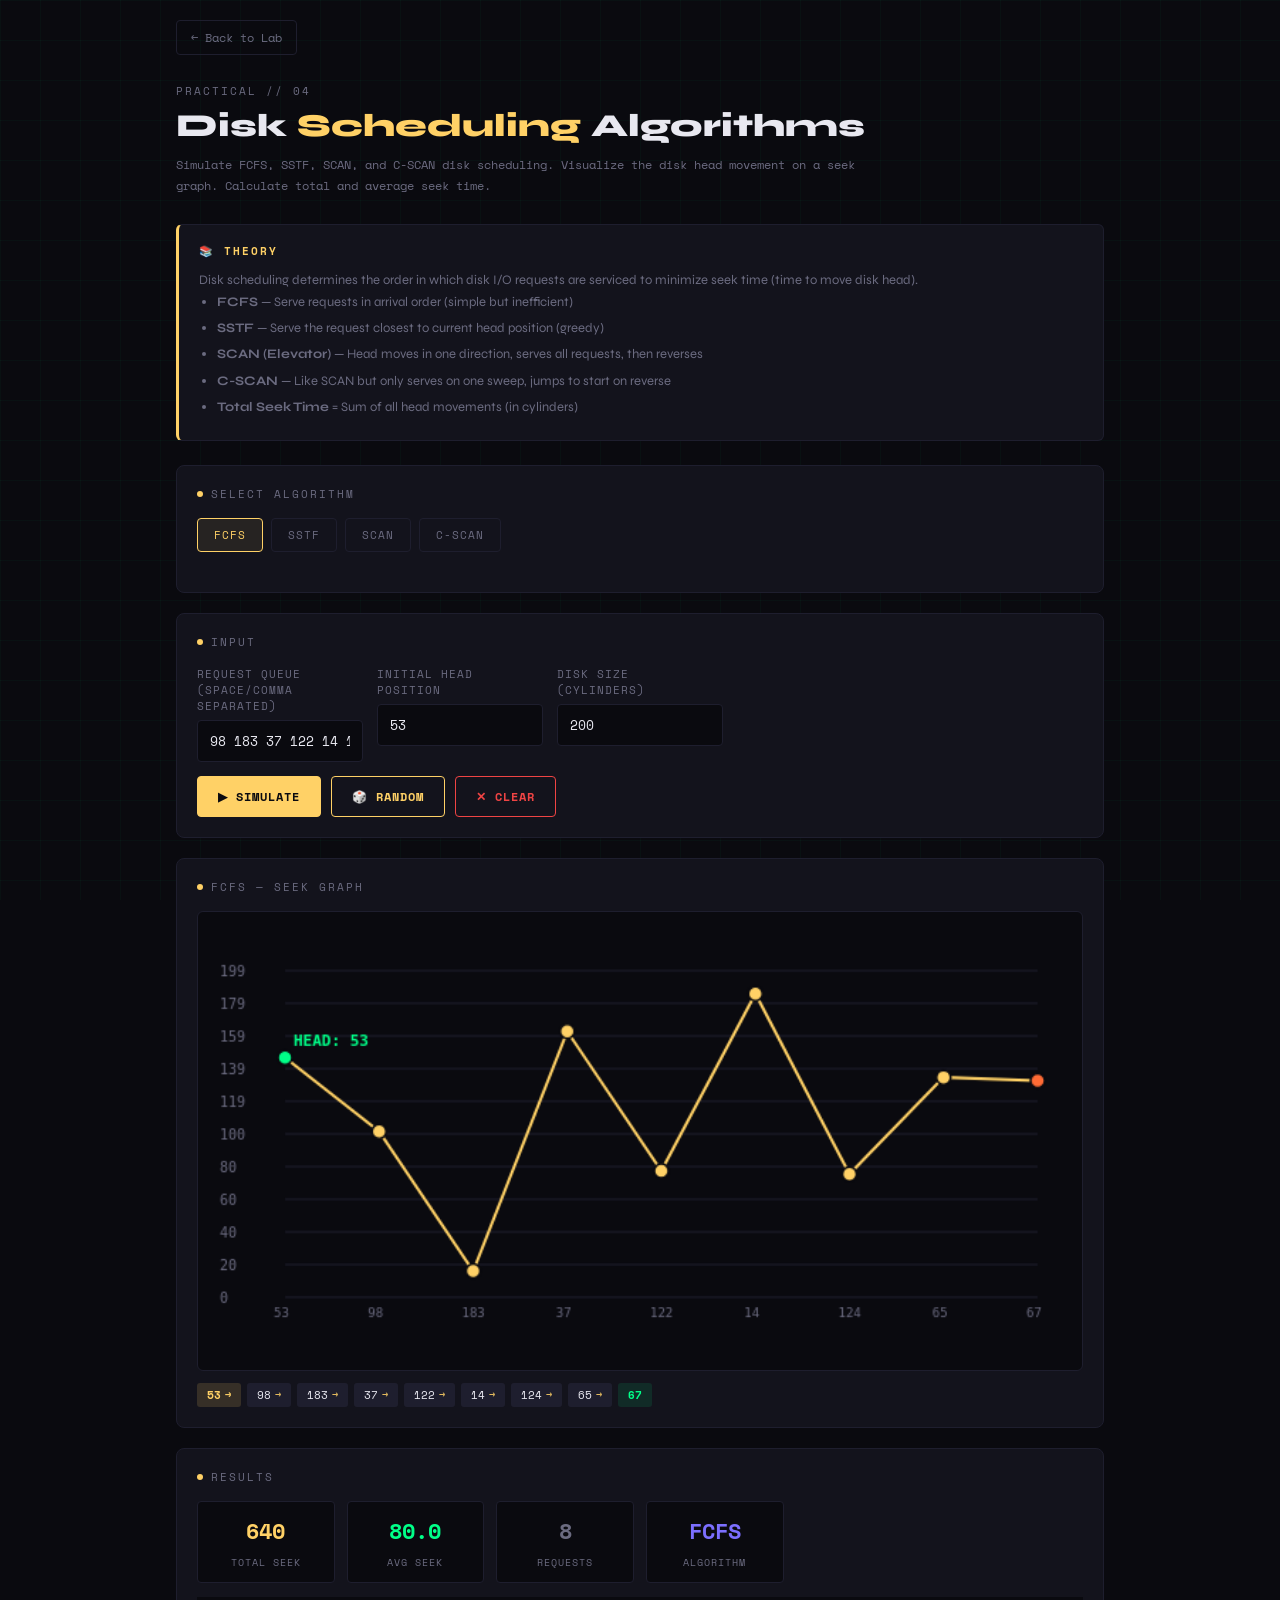
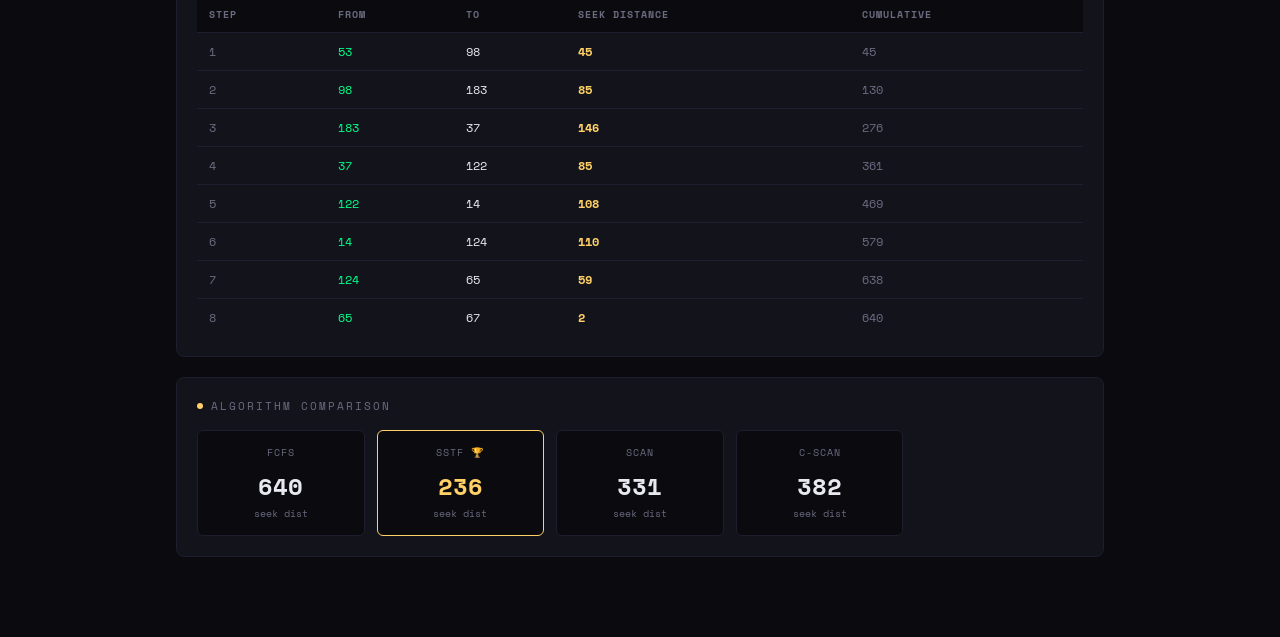
<file: practical4.html>
<!DOCTYPE html>
<html lang="en">
<head>
<meta charset="UTF-8">
<meta name="viewport" content="width=device-width, initial-scale=1.0">
<title>P4 — Disk Scheduling | OS Lab</title>
<link rel="stylesheet" href="shared.css">
<style>
  :root { --accent-color: #ffd166; }

  .algo-tabs {
    display: flex; flex-wrap: wrap; gap: 8px; margin-bottom: 20px;
  }
  .algo-tab {
    font-family: 'Space Mono', monospace;
    font-size: 11px;
    padding: 8px 16px;
    border: 1px solid var(--border);
    border-radius: 4px;
    cursor: pointer;
    color: var(--muted);
    background: transparent;
    transition: all 0.2s;
    letter-spacing: 1px;
    text-transform: uppercase;
  }
  .algo-tab.active, .algo-tab:hover {
    border-color: var(--accent-color);
    color: var(--accent-color);
  }
  .algo-tab.active { background: rgba(255,209,102,0.08); }

  /* Seek graph */
  .graph-container {
    background: var(--bg);
    border: 1px solid var(--border);
    border-radius: 6px;
    padding: 16px;
    overflow-x: auto;
    margin-top: 8px;
  }
  canvas#seek-canvas {
    display: block;
    min-width: 100%;
  }

  /* Order display */
  .order-chips {
    display: flex;
    flex-wrap: wrap;
    gap: 6px;
    margin-top: 12px;
  }
  .chip {
    font-family: 'Space Mono', monospace;
    font-size: 11px;
    padding: 4px 10px;
    border-radius: 3px;
    background: var(--border);
    color: var(--text);
    display: flex;
    align-items: center;
    gap: 4px;
  }
  .chip-arrow { color: var(--accent-color); font-size: 10px; }
  .chip-first { background: rgba(255,209,102,0.15); color: var(--accent-color); font-weight: 700; }
  .chip-last  { background: rgba(0,255,136,0.1); color: var(--accent); font-weight: 700; }

  .scan-dir-row {
    display: flex; align-items: center; gap: 10px; margin-top: 8px;
  }
  .scan-dir-row label { margin: 0; }
  #scan-dir { max-width: 160px; }
  #scan-dir-section { display: none; }
</style>
</head>
<body>
<div class="page-wrap">

  <a href="index.html" class="back-btn">← Back to Lab</a>

  <div class="page-header">
    <span class="page-num">PRACTICAL // 04</span>
    <h1 class="page-title">Disk <span>Scheduling</span> Algorithms</h1>
    <p class="page-desc">Simulate FCFS, SSTF, SCAN, and C-SCAN disk scheduling. Visualize the disk head movement on a seek graph. Calculate total and average seek time.</p>
  </div>

  <div class="theory-box">
    <h3>📚 Theory</h3>
    <p>Disk scheduling determines the order in which disk I/O requests are serviced to minimize seek time (time to move disk head).</p>
    <ul>
      <li><b>FCFS</b> — Serve requests in arrival order (simple but inefficient)</li>
      <li><b>SSTF</b> — Serve the request closest to current head position (greedy)</li>
      <li><b>SCAN (Elevator)</b> — Head moves in one direction, serves all requests, then reverses</li>
      <li><b>C-SCAN</b> — Like SCAN but only serves on one sweep, jumps to start on reverse</li>
      <li><b>Total Seek Time</b> = Sum of all head movements (in cylinders)</li>
    </ul>
  </div>

  <!-- Algorithm -->
  <div class="panel">
    <div class="panel-title">Select Algorithm</div>
    <div class="algo-tabs">
      <button class="algo-tab active" onclick="setAlgo('fcfs',this)">FCFS</button>
      <button class="algo-tab" onclick="setAlgo('sstf',this)">SSTF</button>
      <button class="algo-tab" onclick="setAlgo('scan',this)">SCAN</button>
      <button class="algo-tab" onclick="setAlgo('cscan',this)">C-SCAN</button>
    </div>
    <div id="scan-dir-section">
      <div class="scan-dir-row">
        <label>Initial Direction:</label>
        <select id="scan-dir">
          <option value="right">→ Right (toward higher)</option>
          <option value="left">← Left (toward lower)</option>
        </select>
      </div>
    </div>
  </div>

  <!-- Input -->
  <div class="panel">
    <div class="panel-title">Input</div>
    <div class="form-row">
      <div>
        <label>Request Queue (space/comma separated)</label>
        <input type="text" id="requests" value="98 183 37 122 14 124 65 67" placeholder="e.g. 98 183 37 122">
      </div>
      <div>
        <label>Initial Head Position</label>
        <input type="number" id="head" value="53" min="0" max="199">
      </div>
      <div>
        <label>Disk Size (cylinders)</label>
        <input type="number" id="disk-size" value="200" min="50" max="500">
      </div>
    </div>
    <div class="btn-group">
      <button class="btn btn-primary" onclick="simulate()">▶ Simulate</button>
      <button class="btn" onclick="randomize()">🎲 Random</button>
      <button class="btn btn-danger" onclick="clearSim()">✕ Clear</button>
    </div>
  </div>

  <!-- Graph -->
  <div class="panel hidden" id="graph-panel">
    <div class="panel-title" id="graph-title">Seek Graph</div>
    <div class="graph-container">
      <canvas id="seek-canvas" height="300"></canvas>
    </div>
    <div class="order-chips" id="order-chips"></div>
  </div>

  <!-- Results -->
  <div class="panel hidden" id="result-panel">
    <div class="panel-title">Results</div>
    <div class="result-row" id="result-cards"></div>
    <div style="overflow-x:auto;margin-top:14px">
      <table class="data-table" id="result-table">
        <thead>
          <tr>
            <th>Step</th>
            <th>From</th>
            <th>To</th>
            <th>Seek Distance</th>
            <th>Cumulative</th>
          </tr>
        </thead>
        <tbody id="result-body"></tbody>
      </table>
    </div>
  </div>

  <!-- Compare -->
  <div class="panel hidden" id="compare-panel">
    <div class="panel-title">Algorithm Comparison</div>
    <div style="display:grid;grid-template-columns:repeat(auto-fill,minmax(140px,1fr));gap:12px;margin-top:8px" id="compare-grid"></div>
  </div>

</div>

<script>
let algo = 'fcfs';

function setAlgo(a, btn) {
  algo = a;
  document.querySelectorAll('.algo-tab').forEach(t => t.classList.remove('active'));
  btn.classList.add('active');
  document.getElementById('scan-dir-section').style.display = (a==='scan'||a==='cscan') ? 'block' : 'none';
}

function getRequests() {
  return document.getElementById('requests').value
    .split(/[\s,]+/).map(Number).filter(n => !isNaN(n) && n >= 0);
}

function randomize() {
  const n = Math.floor(Math.random()*6)+5;
  const reqs = Array.from({length:n}, () => Math.floor(Math.random()*200));
  document.getElementById('requests').value = reqs.join(' ');
  document.getElementById('head').value = Math.floor(Math.random()*200);
}

function clearSim() {
  ['graph-panel','result-panel','compare-panel'].forEach(id => document.getElementById(id).classList.add('hidden'));
}

function simulate() {
  const reqs = getRequests();
  const head = parseInt(document.getElementById('head').value) || 53;
  const diskSize = parseInt(document.getElementById('disk-size').value) || 200;
  const dir = document.getElementById('scan-dir').value;
  if(!reqs.length) return;

  let order;
  if(algo === 'fcfs')  order = fcfs(reqs, head);
  else if(algo === 'sstf') order = sstf(reqs, head);
  else if(algo === 'scan')  order = scan(reqs, head, diskSize, dir);
  else if(algo === 'cscan') order = cscan(reqs, head, diskSize, dir);

  renderGraph([head, ...order], head, diskSize);
  renderResults([head, ...order]);
  renderCompare(reqs, head, diskSize, dir);
}

function fcfs(reqs, head) { return [...reqs]; }

function sstf(reqs, head) {
  const q = [...reqs];
  const order = [];
  let cur = head;
  while(q.length) {
    q.sort((a,b) => Math.abs(a-cur) - Math.abs(b-cur));
    const next = q.shift();
    order.push(next);
    cur = next;
  }
  return order;
}

function scan(reqs, head, diskSize, dir) {
  const sorted = [...reqs].sort((a,b)=>a-b);
  const left = sorted.filter(r => r < head);
  const right = sorted.filter(r => r >= head);
  if(dir === 'right') return [...right, diskSize-1, ...left.reverse()];
  else return [...left.reverse(), 0, ...right];
}

function cscan(reqs, head, diskSize, dir) {
  const sorted = [...reqs].sort((a,b)=>a-b);
  const left = sorted.filter(r => r < head);
  const right = sorted.filter(r => r >= head);
  if(dir === 'right') return [...right, diskSize-1, 0, ...left];
  else return [...left.reverse(), 0, diskSize-1, ...right.reverse()];
}

function calcMoves(seq) {
  const moves = [];
  let total = 0;
  for(let i=1;i<seq.length;i++){
    const d = Math.abs(seq[i]-seq[i-1]);
    total += d;
    moves.push({from:seq[i-1], to:seq[i], dist:d, cum:total});
  }
  return {moves, total};
}

function renderGraph(seq, head, diskSize) {
  const canvas = document.getElementById('seek-canvas');
  const W = Math.max(600, canvas.parentElement.offsetWidth - 32);
  canvas.width = W;
  canvas.height = 300;
  const ctx = canvas.getContext('2d');
  ctx.clearRect(0,0,W,300);

  const PAD_L = 50, PAD_R = 20, PAD_T = 30, PAD_B = 40;
  const gW = W - PAD_L - PAD_R;
  const gH = 300 - PAD_T - PAD_B;

  const n = seq.length;
  const xStep = gW / (n - 1);
  const yScale = v => PAD_T + (v / (diskSize-1)) * gH;
  const xAt = i => PAD_L + i * xStep;

  // Grid lines
  ctx.strokeStyle = '#1e1e2e'; ctx.lineWidth = 1;
  for(let t=0;t<=10;t++){
    const y = PAD_T + (t/10) * gH;
    ctx.beginPath(); ctx.moveTo(PAD_L, y); ctx.lineTo(W-PAD_R, y); ctx.stroke();
    ctx.fillStyle = '#6b6b80'; ctx.font = '10px monospace';
    ctx.fillText(Math.round((diskSize-1)*(1-t/10)), 4, y+4);
  }

  // X axis labels
  seq.forEach((v,i) => {
    const x = xAt(i);
    ctx.fillStyle = '#6b6b80'; ctx.font = '9px monospace';
    ctx.fillText(v, x-8, 300-PAD_B+14);
  });

  // Draw path
  ctx.beginPath();
  ctx.moveTo(xAt(0), yScale(seq[0]));
  for(let i=1;i<n;i++) ctx.lineTo(xAt(i), yScale(seq[i]));
  ctx.strokeStyle = '#ffd166'; ctx.lineWidth = 2;
  ctx.stroke();

  // Points
  seq.forEach((v,i) => {
    const x = xAt(i), y = yScale(v);
    ctx.beginPath(); ctx.arc(x, y, 5, 0, Math.PI*2);
    ctx.fillStyle = i===0 ? '#00ff88' : i===n-1 ? '#ff6b35' : '#ffd166';
    ctx.fill();
    ctx.strokeStyle = '#0a0a0f'; ctx.lineWidth = 1.5; ctx.stroke();
  });

  // Head label
  ctx.fillStyle = '#00ff88'; ctx.font = 'bold 11px monospace';
  ctx.fillText(`HEAD: ${seq[0]}`, xAt(0)+6, yScale(seq[0])-8);

  document.getElementById('graph-title').textContent = `${algo.toUpperCase()} — Seek Graph`;
  document.getElementById('graph-panel').classList.remove('hidden');

  // Order chips
  const chips = document.getElementById('order-chips');
  chips.innerHTML = seq.map((v,i) =>
    `<div class="chip ${i===0?'chip-first':i===seq.length-1?'chip-last':''}">
      ${v}${i<seq.length-1?'<span class="chip-arrow">→</span>':''}
    </div>`
  ).join('');
}

function renderResults(seq) {
  const {moves, total} = calcMoves(seq);
  const n = moves.length;

  document.getElementById('result-cards').innerHTML = `
    <div class="result-item">
      <span class="result-val" style="color:var(--accent-color)">${total}</span>
      <span class="result-label">Total Seek</span>
    </div>
    <div class="result-item">
      <span class="result-val" style="color:var(--accent)">${(total/n).toFixed(1)}</span>
      <span class="result-label">Avg Seek</span>
    </div>
    <div class="result-item">
      <span class="result-val" style="color:var(--muted)">${n}</span>
      <span class="result-label">Requests</span>
    </div>
    <div class="result-item">
      <span class="result-val" style="color:var(--accent3)">${algo.toUpperCase()}</span>
      <span class="result-label">Algorithm</span>
    </div>
  `;

  const tbody = document.getElementById('result-body');
  tbody.innerHTML = moves.map((m,i) => `
    <tr>
      <td style="font-family:'Space Mono',monospace;color:var(--muted)">${i+1}</td>
      <td style="color:var(--accent)">${m.from}</td>
      <td style="color:var(--text)">${m.to}</td>
      <td style="color:var(--accent-color);font-weight:700">${m.dist}</td>
      <td style="color:var(--muted)">${m.cum}</td>
    </tr>
  `).join('');

  document.getElementById('result-panel').classList.remove('hidden');
}

function renderCompare(reqs, head, diskSize, dir) {
  const results = {
    FCFS:  calcMoves([head, ...fcfs(reqs,head)]).total,
    SSTF:  calcMoves([head, ...sstf(reqs,head)]).total,
    SCAN:  calcMoves([head, ...scan(reqs,head,diskSize,dir)]).total,
    'C-SCAN': calcMoves([head, ...cscan(reqs,head,diskSize,dir)]).total,
  };
  const best = Math.min(...Object.values(results));
  const grid = document.getElementById('compare-grid');
  grid.innerHTML = Object.entries(results).map(([name,total]) => `
    <div style="background:var(--bg);border:1px solid ${total===best?'var(--accent-color)':'var(--border)'};border-radius:6px;padding:14px;text-align:center;">
      <div style="font-family:'Space Mono',monospace;font-size:10px;color:var(--muted);letter-spacing:1px;margin-bottom:8px;text-transform:uppercase">${name} ${total===best?'🏆':''}</div>
      <div style="font-size:1.5rem;font-weight:800;color:${total===best?'var(--accent-color)':'var(--text)'};font-family:'Space Mono',monospace">${total}</div>
      <div style="font-size:10px;color:var(--muted);font-family:'Space Mono',monospace;margin-top:2px">seek dist</div>
    </div>
  `).join('');
  document.getElementById('compare-panel').classList.remove('hidden');
}

simulate();
</script>
</body>
</html>
</file>
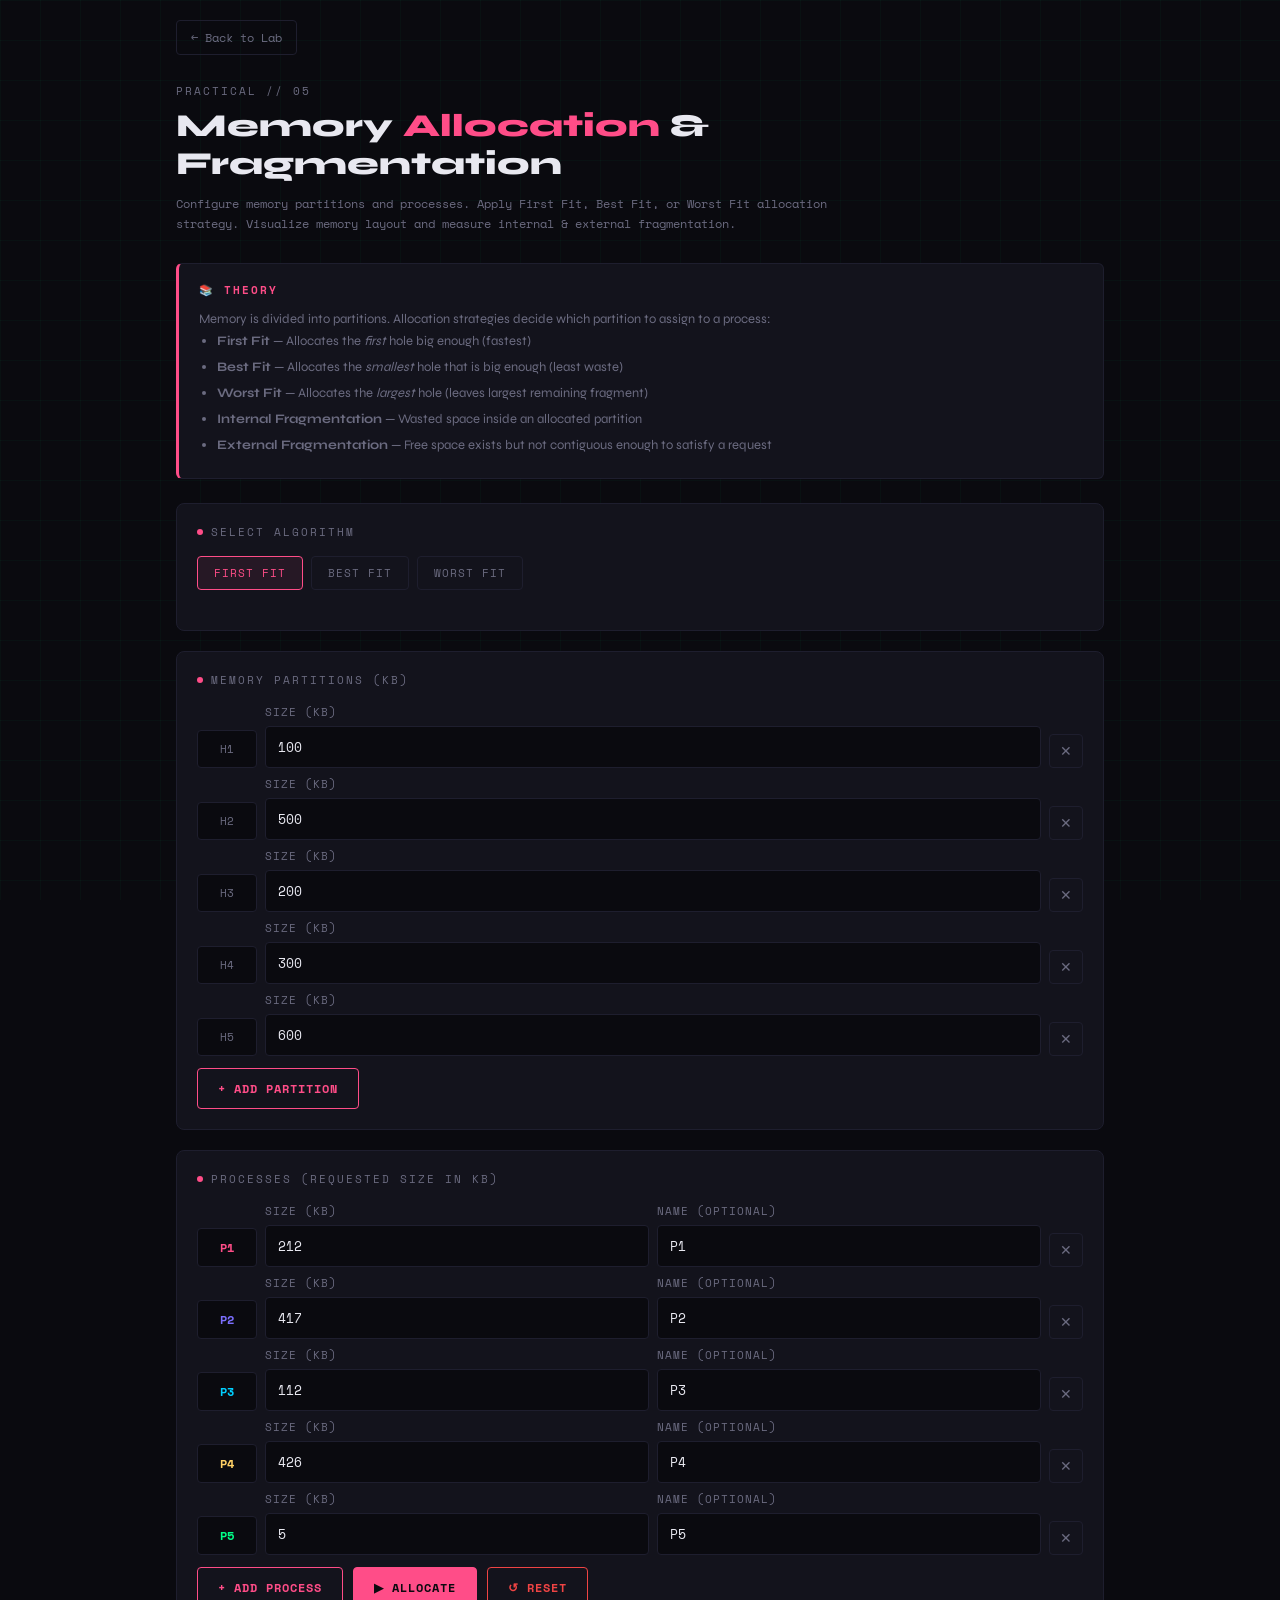
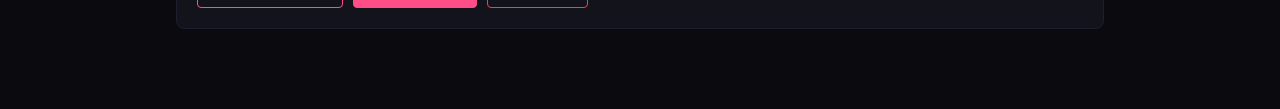
<file: practical5.html>
<!DOCTYPE html>
<html lang="en">
<head>
<meta charset="UTF-8">
<meta name="viewport" content="width=device-width, initial-scale=1.0">
<title>P5 — Memory Allocation | OS Lab</title>
<link rel="stylesheet" href="shared.css">
<style>
  :root { --accent-color: #ff4d88; }

  .algo-tabs {
    display: flex; flex-wrap: wrap; gap: 8px; margin-bottom: 20px;
  }
  .algo-tab {
    font-family: 'Space Mono', monospace;
    font-size: 11px;
    padding: 8px 16px;
    border: 1px solid var(--border);
    border-radius: 4px;
    cursor: pointer;
    color: var(--muted);
    background: transparent;
    transition: all 0.2s;
    letter-spacing: 1px;
    text-transform: uppercase;
  }
  .algo-tab.active, .algo-tab:hover {
    border-color: var(--accent-color);
    color: var(--accent-color);
  }
  .algo-tab.active { background: rgba(255,77,136,0.08); }

  /* Memory visualization */
  .mem-viz {
    display: flex;
    gap: 6px;
    align-items: flex-end;
    flex-wrap: wrap;
    margin-top: 10px;
  }
  .mem-block {
    border-radius: 4px;
    display: flex;
    flex-direction: column;
    align-items: center;
    justify-content: center;
    padding: 8px 4px;
    min-width: 60px;
    transition: all 0.4s cubic-bezier(0.4,0,0.2,1);
    cursor: pointer;
    position: relative;
  }
  .mem-block:hover { filter: brightness(1.2); }
  .mem-label {
    font-family: 'Space Mono', monospace;
    font-size: 10px;
    font-weight: 700;
    text-align: center;
    line-height: 1.3;
  }
  .mem-size {
    font-family: 'Space Mono', monospace;
    font-size: 9px;
    margin-top: 3px;
    opacity: 0.8;
  }

  .mem-free   { background: rgba(30,30,46,1); border: 1.5px dashed #444; color: #555; }
  .mem-free .mem-label { color: #555; }
  .mem-free .mem-size  { color: #444; }
  .mem-alloc  { border: none; }

  /* Block-bar legend */
  .legend-row {
    display: flex; gap: 12px; flex-wrap: wrap; margin-top: 10px;
  }
  .leg-item {
    display: flex; align-items: center; gap: 6px;
    font-family: 'Space Mono', monospace; font-size: 11px; color: var(--muted);
  }
  .leg-dot { width: 12px; height: 12px; border-radius: 2px; flex-shrink: 0; }

  /* Process input rows */
  .proc-entry {
    display: grid;
    grid-template-columns: 60px 1fr 1fr auto;
    gap: 8px;
    align-items: end;
    margin-bottom: 8px;
  }
  .proc-entry .proc-id {
    background: var(--bg);
    border: 1px solid var(--border);
    color: var(--accent-color);
    font-family: 'Space Mono', monospace;
    font-size: 12px;
    font-weight: 700;
    padding: 10px 4px;
    border-radius: 4px;
    text-align: center;
  }
  .del-btn {
    background: none;
    border: 1px solid var(--border);
    color: var(--muted);
    cursor: pointer;
    padding: 8px 10px;
    border-radius: 4px;
    font-size: 14px;
    transition: all 0.2s;
  }
  .del-btn:hover { border-color: var(--danger); color: var(--danger); }

  /* Partition input */
  .partition-entry {
    display: grid;
    grid-template-columns: 60px 1fr auto;
    gap: 8px;
    align-items: end;
    margin-bottom: 8px;
  }
  .part-id {
    background: var(--bg);
    border: 1px solid var(--border);
    color: var(--muted);
    font-family: 'Space Mono', monospace;
    font-size: 11px;
    padding: 10px 4px;
    border-radius: 4px;
    text-align: center;
  }

  .frag-box {
    background: var(--bg);
    border: 1px solid var(--border);
    border-radius: 4px;
    padding: 14px;
    margin-top: 10px;
  }
  .frag-title {
    font-family: 'Space Mono', monospace;
    font-size: 10px;
    color: var(--muted);
    letter-spacing: 1px;
    text-transform: uppercase;
    margin-bottom: 8px;
  }
  .frag-row {
    display: grid;
    grid-template-columns: 1fr 1fr 1fr;
    gap: 10px;
  }
  .frag-stat {
    text-align: center;
    padding: 10px;
    background: var(--card-bg);
    border-radius: 4px;
  }
  .frag-val {
    font-family: 'Space Mono', monospace;
    font-size: 1.2rem;
    font-weight: 700;
    display: block;
    margin-bottom: 2px;
  }
  .frag-lbl {
    font-family: 'Space Mono', monospace;
    font-size: 9px;
    color: var(--muted);
    letter-spacing: 1px;
    text-transform: uppercase;
  }

  .unalloc-tag {
    font-family: 'Space Mono', monospace;
    font-size: 10px;
    color: var(--danger);
    background: rgba(239,68,68,0.12);
    padding: 2px 6px;
    border-radius: 2px;
  }
  .alloc-tag {
    font-family: 'Space Mono', monospace;
    font-size: 10px;
    color: var(--accent);
    background: rgba(0,255,136,0.1);
    padding: 2px 6px;
    border-radius: 2px;
  }

  @media (max-width: 560px) {
    .proc-entry { grid-template-columns: 50px 1fr auto; }
    .proc-entry > div:nth-child(3) { display: none; }
    .frag-row { grid-template-columns: 1fr; }
  }
</style>
</head>
<body>
<div class="page-wrap">

  <a href="index.html" class="back-btn">← Back to Lab</a>

  <div class="page-header">
    <span class="page-num">PRACTICAL // 05</span>
    <h1 class="page-title">Memory <span>Allocation</span> & Fragmentation</h1>
    <p class="page-desc">Configure memory partitions and processes. Apply First Fit, Best Fit, or Worst Fit allocation strategy. Visualize memory layout and measure internal & external fragmentation.</p>
  </div>

  <div class="theory-box">
    <h3>📚 Theory</h3>
    <p>Memory is divided into partitions. Allocation strategies decide which partition to assign to a process:</p>
    <ul>
      <li><b>First Fit</b> — Allocates the <i>first</i> hole big enough (fastest)</li>
      <li><b>Best Fit</b> — Allocates the <i>smallest</i> hole that is big enough (least waste)</li>
      <li><b>Worst Fit</b> — Allocates the <i>largest</i> hole (leaves largest remaining fragment)</li>
      <li><b>Internal Fragmentation</b> — Wasted space inside an allocated partition</li>
      <li><b>External Fragmentation</b> — Free space exists but not contiguous enough to satisfy a request</li>
    </ul>
  </div>

  <!-- Algorithm -->
  <div class="panel">
    <div class="panel-title">Select Algorithm</div>
    <div class="algo-tabs">
      <button class="algo-tab active" onclick="setAlgo('first',this)">First Fit</button>
      <button class="algo-tab" onclick="setAlgo('best',this)">Best Fit</button>
      <button class="algo-tab" onclick="setAlgo('worst',this)">Worst Fit</button>
    </div>
  </div>

  <!-- Partitions -->
  <div class="panel">
    <div class="panel-title">Memory Partitions (KB)</div>
    <div id="partition-list"></div>
    <div class="btn-group">
      <button class="btn" onclick="addPartition()">+ Add Partition</button>
    </div>
  </div>

  <!-- Processes -->
  <div class="panel">
    <div class="panel-title">Processes (Requested Size in KB)</div>
    <div id="proc-list"></div>
    <div class="btn-group">
      <button class="btn" onclick="addProc()">+ Add Process</button>
      <button class="btn btn-primary" onclick="simulate()">▶ Allocate</button>
      <button class="btn btn-danger" onclick="reset()">↺ Reset</button>
    </div>
  </div>

  <!-- Visualization -->
  <div class="panel hidden" id="viz-panel">
    <div class="panel-title">Memory Layout Visualization</div>
    <div class="mem-viz" id="mem-viz"></div>
    <div class="legend-row" id="legend-row"></div>
  </div>

  <!-- Results table -->
  <div class="panel hidden" id="result-panel">
    <div class="panel-title">Allocation Results</div>
    <div style="overflow-x:auto">
      <table class="data-table" id="result-table">
        <thead>
          <tr>
            <th>Process</th>
            <th>Requested (KB)</th>
            <th>Partition</th>
            <th>Partition Size (KB)</th>
            <th>Internal Frag (KB)</th>
            <th>Status</th>
          </tr>
        </thead>
        <tbody id="result-body"></tbody>
      </table>
    </div>
    <div class="frag-box" id="frag-box">
      <div class="frag-title">Fragmentation Summary</div>
      <div class="frag-row" id="frag-row"></div>
    </div>
    <div class="log-box" id="log-box" style="margin-top:12px"></div>
  </div>

  <!-- Compare -->
  <div class="panel hidden" id="compare-panel">
    <div class="panel-title">Algorithm Comparison</div>
    <div style="display:grid;grid-template-columns:repeat(auto-fill,minmax(160px,1fr));gap:12px;margin-top:8px" id="compare-grid"></div>
  </div>

</div>

<script>
let algo = 'first';
let partCount = 0, procCount = 0;

const COLORS = ['#ff4d88','#7c6fff','#00cfff','#ffd166','#00ff88','#ff6b35','#a8ff78','#f093fb'];

function setAlgo(a, btn) {
  algo = a;
  document.querySelectorAll('.algo-tab').forEach(t => t.classList.remove('active'));
  btn.classList.add('active');
}

function addPartition(size=null) {
  partCount++;
  const el = document.createElement('div');
  el.className = 'partition-entry';
  el.id = `part-${partCount}`;
  const defaultSizes = [100,500,200,300,600,150,400,250];
  el.innerHTML = `
    <div class="part-id">H${partCount}</div>
    <div>
      <label>Size (KB)</label>
      <input type="number" id="ps-${partCount}" value="${size || defaultSizes[(partCount-1)%8]}" min="1" max="2000">
    </div>
    <button class="del-btn" onclick="this.parentElement.remove()">✕</button>
  `;
  document.getElementById('partition-list').appendChild(el);
}

function addProc(size=null) {
  procCount++;
  const el = document.createElement('div');
  el.className = 'proc-entry';
  el.id = `proc-${procCount}`;
  const defaultSizes = [212,417,112,426,5];
  el.innerHTML = `
    <div class="proc-id" style="color:${COLORS[(procCount-1)%COLORS.length]}">P${procCount}</div>
    <div>
      <label>Size (KB)</label>
      <input type="number" id="pr-${procCount}" value="${size || defaultSizes[(procCount-1)%5]}" min="1" max="2000">
    </div>
    <div>
      <label>Name (optional)</label>
      <input type="text" id="pn-${procCount}" value="P${procCount}" placeholder="Process ${procCount}">
    </div>
    <button class="del-btn" onclick="this.parentElement.remove()">✕</button>
  `;
  document.getElementById('proc-list').appendChild(el);
}

function getPartitions() {
  return Array.from(document.querySelectorAll('#partition-list .partition-entry')).map((el,i) => {
    const id = el.id.replace('part-','');
    return { id: `H${id}`, size: parseInt(document.getElementById(`ps-${id}`).value)||100 };
  });
}

function getProcs() {
  return Array.from(document.querySelectorAll('#proc-list .proc-entry')).map((el,i) => {
    const id = el.id.replace('proc-','');
    const name = document.getElementById(`pn-${id}`)?.value || `P${id}`;
    return { id: name, size: parseInt(document.getElementById(`pr-${id}`).value)||100, color: COLORS[i%COLORS.length] };
  });
}

function runAllocation(partitions, procs, strategy) {
  const parts = partitions.map(p => ({...p, remaining: p.size, allocatedTo: null}));
  const results = [];
  const log = [];

  procs.forEach(proc => {
    const eligible = parts.filter(p => p.allocatedTo === null && p.remaining >= proc.size);
    if(!eligible.length){
      results.push({...proc, partition:null, partSize:null, internalFrag:null, status:'Not Allocated'});
      log.push(`<span class="log-err">✗</span> ${proc.id} (${proc.size}KB) — No suitable partition found`);
      return;
    }
    let chosen;
    if(strategy === 'first') chosen = eligible[0];
    else if(strategy === 'best') chosen = eligible.reduce((a,b) => a.size < b.size ? a : b);
    else if(strategy === 'worst') chosen = eligible.reduce((a,b) => a.size > b.size ? a : b);

    const intFrag = chosen.size - proc.size;
    chosen.allocatedTo = proc;
    results.push({...proc, partition:chosen.id, partSize:chosen.size, internalFrag:intFrag, status:'Allocated'});
    log.push(`<span class="log-ok">✓</span> ${proc.id} (${proc.size}KB) → ${chosen.id} (${chosen.size}KB) | InternalFrag = ${intFrag}KB`);
  });

  return {results, parts, log};
}

function simulate() {
  const partitions = getPartitions();
  const procs = getProcs();
  if(!partitions.length || !procs.length) return;

  const {results, parts, log} = runAllocation(partitions, procs, algo);
  renderViz(parts, procs);
  renderResults(results, parts, log);
  renderCompare(partitions, procs);
}

function renderViz(parts, procs) {
  const viz = document.getElementById('mem-viz');
  viz.innerHTML = '';
  const maxSize = Math.max(...parts.map(p=>p.size));

  parts.forEach(p => {
    const heightPct = (p.size / maxSize) * 160 + 40;
    const block = document.createElement('div');
    block.className = 'mem-block ' + (p.allocatedTo ? 'mem-alloc' : 'mem-free');
    block.style.height = heightPct + 'px';
    block.style.minWidth = '70px';
    block.style.flex = '1';
    block.style.maxWidth = '110px';
    if(p.allocatedTo) {
      block.style.background = p.allocatedTo.color + 'cc';
      block.style.border = `2px solid ${p.allocatedTo.color}`;
    }
    block.title = p.allocatedTo ? `${p.id}: ${p.size}KB → ${p.allocatedTo.id} (${p.allocatedTo.size}KB), Frag=${p.size-p.allocatedTo.size}KB` : `${p.id}: ${p.size}KB (Free)`;
    block.innerHTML = `
      <div class="mem-label" style="color:${p.allocatedTo ? '#000' : '#555'}">
        ${p.id}<br>${p.allocatedTo ? p.allocatedTo.id : 'FREE'}
      </div>
      <div class="mem-size" style="color:${p.allocatedTo ? '#000a' : '#444'}">${p.size}KB</div>
      ${p.allocatedTo && p.size > p.allocatedTo.size
        ? `<div style="position:absolute;bottom:0;left:0;right:0;height:${((p.size-p.allocatedTo.size)/p.size*100)}%;background:rgba(255,209,102,0.25);border-top:1px dashed #ffd166;border-radius:0 0 4px 4px;"></div>`
        : ''}
    `;
    viz.appendChild(block);
  });

  // Legend
  const legend = document.getElementById('legend-row');
  const allocProcs = parts.filter(p=>p.allocatedTo).map(p=>p.allocatedTo);
  legend.innerHTML = `
    <div class="leg-item"><div class="leg-dot" style="background:#1e1e2e;border:1.5px dashed #444"></div>Free Partition</div>
    <div class="leg-item"><div class="leg-dot" style="background:rgba(255,209,102,0.3);border:1px dashed #ffd166"></div>Internal Fragmentation</div>
    ${[...new Map(allocProcs.map(p=>[p.id,p])).values()].map(p=>`
      <div class="leg-item"><div class="leg-dot" style="background:${p.color}"></div>${p.id}</div>
    `).join('')}
  `;

  document.getElementById('viz-panel').classList.remove('hidden');
}

function renderResults(results, parts, log) {
  const tbody = document.getElementById('result-body');
  tbody.innerHTML = results.map(r => `
    <tr>
      <td style="color:${r.color};font-family:'Space Mono',monospace;font-weight:700">${r.id}</td>
      <td>${r.size}</td>
      <td style="color:var(--muted)">${r.partition || '—'}</td>
      <td>${r.partSize || '—'}</td>
      <td style="color:${r.internalFrag > 0 ? 'var(--warning)' : 'var(--accent)'}">${r.internalFrag !== null ? r.internalFrag : '—'}</td>
      <td>${r.status === 'Allocated'
        ? '<span class="alloc-tag">✓ Allocated</span>'
        : '<span class="unalloc-tag">✗ Not Allocated</span>'}</td>
    </tr>
  `).join('');

  const totalInternal = results.reduce((s,r) => s + (r.internalFrag||0), 0);
  const freeParts = parts.filter(p => !p.allocatedTo);
  const totalExternal = freeParts.reduce((s,p) => s + p.size, 0);
  const allocated = results.filter(r=>r.status==='Allocated').length;
  const totalMem = parts.reduce((s,p) => s + p.size, 0);

  document.getElementById('frag-row').innerHTML = `
    <div class="frag-stat">
      <span class="frag-val" style="color:var(--warning)">${totalInternal} KB</span>
      <span class="frag-lbl">Internal Frag</span>
    </div>
    <div class="frag-stat">
      <span class="frag-val" style="color:var(--danger)">${totalExternal} KB</span>
      <span class="frag-lbl">External Frag (Free)</span>
    </div>
    <div class="frag-stat">
      <span class="frag-val" style="color:var(--accent)">${allocated}/${results.length}</span>
      <span class="frag-lbl">Allocated</span>
    </div>
  `;

  document.getElementById('log-box').innerHTML = log.join('\n');
  document.getElementById('result-panel').classList.remove('hidden');
}

function renderCompare(partitions, procs) {
  const strategies = [
    {name:'First Fit', key:'first'},
    {name:'Best Fit',  key:'best'},
    {name:'Worst Fit', key:'worst'},
  ];
  const best = Math.min(...strategies.map(s => runAllocation(partitions, procs, s.key).results.reduce((a,r)=>a+(r.internalFrag||0),0)));

  document.getElementById('compare-grid').innerHTML = strategies.map(s => {
    const {results} = runAllocation(partitions, procs, s.key);
    const totalFrag = results.reduce((a,r) => a+(r.internalFrag||0), 0);
    const allocated = results.filter(r=>r.status==='Allocated').length;
    const isBest = totalFrag === best;
    return `
      <div style="background:var(--bg);border:1px solid ${isBest?'var(--accent-color)':'var(--border)'};border-radius:6px;padding:14px;text-align:center">
        <div style="font-family:'Space Mono',monospace;font-size:10px;color:var(--muted);letter-spacing:1px;text-transform:uppercase;margin-bottom:8px">${s.name} ${isBest?'🏆':''}</div>
        <div style="font-size:1.4rem;font-weight:800;color:${isBest?'var(--accent-color)':'var(--text)'};font-family:'Space Mono',monospace">${totalFrag} KB</div>
        <div style="font-size:10px;color:var(--muted);font-family:'Space Mono',monospace;margin-top:2px">Internal Frag</div>
        <div style="font-size:11px;color:var(--accent);font-family:'Space Mono',monospace;margin-top:6px">${allocated}/${procs.length} allocated</div>
      </div>
    `;
  }).join('');
  document.getElementById('compare-panel').classList.remove('hidden');
}

function reset() {
  document.getElementById('partition-list').innerHTML = '';
  document.getElementById('proc-list').innerHTML = '';
  partCount = 0; procCount = 0;
  ['viz-panel','result-panel','compare-panel'].forEach(id => document.getElementById(id).classList.add('hidden'));
  // Default partitions and processes
  [100,500,200,300,600].forEach(s => addPartition(s));
  [212,417,112,426,5].forEach(s => addProc(s));
}

// Init
[100,500,200,300,600].forEach(s => addPartition(s));
[212,417,112,426,5].forEach(s => addProc(s));
</script>
</body>
</html>
</file>
<file: shared.css>
/* shared.css — Common styles for all OS Lab practicals */
@import url('https://fonts.googleapis.com/css2?family=Space+Mono:wght@400;700&family=Syne:wght@400;600;800&display=swap');

:root {
  --bg: #0a0a0f;
  --surface: #111118;
  --border: #1e1e2e;
  --accent: #00ff88;
  --accent2: #ff6b35;
  --accent3: #7c6fff;
  --text: #e8e8f0;
  --muted: #6b6b80;
  --card-bg: #13131c;
  --danger: #ef4444;
  --warning: #ffd166;
  --success: #00ff88;
}

* { margin: 0; padding: 0; box-sizing: border-box; }

body {
  background: var(--bg);
  color: var(--text);
  font-family: 'Syne', sans-serif;
  min-height: 100vh;
  overflow-x: hidden;
}

body::before {
  content: '';
  position: fixed;
  inset: 0;
  background-image:
    linear-gradient(rgba(0,255,136,0.03) 1px, transparent 1px),
    linear-gradient(90deg, rgba(0,255,136,0.03) 1px, transparent 1px);
  background-size: 40px 40px;
  pointer-events: none;
  z-index: 0;
}

.page-wrap {
  max-width: 960px;
  margin: 0 auto;
  padding: 20px 16px 60px;
  position: relative;
  z-index: 1;
}

/* Back button */
.back-btn {
  display: inline-flex;
  align-items: center;
  gap: 8px;
  font-family: 'Space Mono', monospace;
  font-size: 12px;
  color: var(--muted);
  text-decoration: none;
  border: 1px solid var(--border);
  padding: 8px 14px;
  border-radius: 4px;
  margin-bottom: 28px;
  transition: all 0.2s;
}
.back-btn:hover { color: var(--accent); border-color: var(--accent); }

/* Page header */
.page-header { margin-bottom: 28px; }
.page-num {
  font-family: 'Space Mono', monospace;
  font-size: 11px;
  color: var(--muted);
  letter-spacing: 2px;
  display: block;
  margin-bottom: 8px;
}
.page-title {
  font-size: clamp(1.4rem, 4vw, 2rem);
  font-weight: 800;
  line-height: 1.2;
  margin-bottom: 10px;
}
.page-title span { color: var(--accent-color, var(--accent)); }
.page-desc {
  font-family: 'Space Mono', monospace;
  font-size: 12px;
  color: var(--muted);
  line-height: 1.7;
  max-width: 700px;
}

/* Theory box */
.theory-box {
  background: var(--card-bg);
  border: 1px solid var(--border);
  border-left: 3px solid var(--accent-color, var(--accent));
  border-radius: 6px;
  padding: 18px 20px;
  margin-bottom: 24px;
}
.theory-box h3 {
  font-family: 'Space Mono', monospace;
  font-size: 11px;
  letter-spacing: 2px;
  color: var(--accent-color, var(--accent));
  text-transform: uppercase;
  margin-bottom: 10px;
}
.theory-box p, .theory-box li {
  font-size: 13px;
  color: var(--muted);
  line-height: 1.7;
}
.theory-box ul { padding-left: 18px; }
.theory-box li { margin-bottom: 4px; }

/* Section panel */
.panel {
  background: var(--card-bg);
  border: 1px solid var(--border);
  border-radius: 8px;
  padding: 20px;
  margin-bottom: 20px;
}
.panel-title {
  font-family: 'Space Mono', monospace;
  font-size: 11px;
  letter-spacing: 2px;
  color: var(--muted);
  text-transform: uppercase;
  margin-bottom: 16px;
  display: flex;
  align-items: center;
  gap: 8px;
}
.panel-title::before {
  content: '';
  display: inline-block;
  width: 6px; height: 6px;
  background: var(--accent-color, var(--accent));
  border-radius: 50%;
}

/* Form controls */
label {
  display: block;
  font-family: 'Space Mono', monospace;
  font-size: 11px;
  color: var(--muted);
  letter-spacing: 1px;
  margin-bottom: 6px;
  text-transform: uppercase;
}

input[type=number], input[type=text], select, textarea {
  width: 100%;
  background: var(--bg);
  border: 1px solid var(--border);
  color: var(--text);
  font-family: 'Space Mono', monospace;
  font-size: 13px;
  padding: 10px 12px;
  border-radius: 4px;
  outline: none;
  transition: border-color 0.2s;
  -webkit-appearance: none;
}
input:focus, select:focus, textarea:focus {
  border-color: var(--accent-color, var(--accent));
}

.form-row {
  display: grid;
  grid-template-columns: repeat(auto-fill, minmax(140px, 1fr));
  gap: 14px;
  margin-bottom: 14px;
}

.btn {
  display: inline-flex;
  align-items: center;
  justify-content: center;
  gap: 8px;
  background: transparent;
  border: 1px solid var(--accent-color, var(--accent));
  color: var(--accent-color, var(--accent));
  font-family: 'Space Mono', monospace;
  font-size: 12px;
  font-weight: 700;
  letter-spacing: 1px;
  padding: 11px 20px;
  border-radius: 4px;
  cursor: pointer;
  transition: all 0.2s;
  text-transform: uppercase;
}
.btn:hover {
  background: var(--accent-color, var(--accent));
  color: var(--bg);
}
.btn-primary {
  background: var(--accent-color, var(--accent));
  color: var(--bg);
}
.btn-primary:hover { opacity: 0.85; }
.btn-danger { border-color: var(--danger); color: var(--danger); }
.btn-danger:hover { background: var(--danger); color: white; }
.btn-group { display: flex; flex-wrap: wrap; gap: 10px; margin-top: 12px; }

/* Results */
.result-row {
  display: grid;
  grid-template-columns: repeat(auto-fill, minmax(120px, 1fr));
  gap: 12px;
  margin-top: 14px;
}
.result-item {
  background: var(--bg);
  border: 1px solid var(--border);
  border-radius: 4px;
  padding: 12px;
  text-align: center;
}
.result-val {
  font-family: 'Space Mono', monospace;
  font-size: 1.4rem;
  font-weight: 700;
  color: var(--accent-color, var(--accent));
  display: block;
  margin-bottom: 4px;
}
.result-label {
  font-family: 'Space Mono', monospace;
  font-size: 10px;
  color: var(--muted);
  letter-spacing: 1px;
  text-transform: uppercase;
}

/* Table */
.data-table {
  width: 100%;
  border-collapse: collapse;
  font-family: 'Space Mono', monospace;
  font-size: 12px;
}
.data-table th {
  background: var(--bg);
  color: var(--muted);
  padding: 10px 12px;
  text-align: left;
  letter-spacing: 1px;
  font-size: 10px;
  text-transform: uppercase;
  border-bottom: 1px solid var(--border);
}
.data-table td {
  padding: 10px 12px;
  border-bottom: 1px solid var(--border);
  color: var(--text);
  vertical-align: middle;
}
.data-table tr:last-child td { border-bottom: none; }
.data-table tr:hover td { background: rgba(255,255,255,0.02); }

/* Gantt / Visual bars */
.gantt-container {
  overflow-x: auto;
  padding: 4px 0 12px;
}
.gantt-bar {
  display: inline-flex;
  align-items: center;
  justify-content: center;
  height: 40px;
  border-radius: 3px;
  font-family: 'Space Mono', monospace;
  font-size: 11px;
  font-weight: 700;
  color: var(--bg);
  transition: all 0.3s;
  min-width: 30px;
  margin-right: 2px;
}
.gantt-time {
  display: flex;
  font-family: 'Space Mono', monospace;
  font-size: 10px;
  color: var(--muted);
  margin-top: 4px;
}

/* Status badges */
.badge {
  display: inline-block;
  font-family: 'Space Mono', monospace;
  font-size: 10px;
  padding: 3px 8px;
  border-radius: 2px;
}
.badge-safe { background: rgba(0,255,136,0.15); color: var(--accent); }
.badge-unsafe { background: rgba(239,68,68,0.15); color: var(--danger); }
.badge-hit { background: rgba(0,255,136,0.15); color: var(--accent); }
.badge-fault { background: rgba(239,68,68,0.15); color: var(--danger); }

/* Message/log */
.log-box {
  background: var(--bg);
  border: 1px solid var(--border);
  border-radius: 4px;
  padding: 14px;
  font-family: 'Space Mono', monospace;
  font-size: 12px;
  line-height: 1.8;
  color: var(--muted);
  max-height: 200px;
  overflow-y: auto;
  margin-top: 14px;
}
.log-box .log-ok { color: var(--accent); }
.log-box .log-warn { color: var(--warning); }
.log-box .log-err { color: var(--danger); }

.hidden { display: none !important; }

@media (max-width: 560px) {
  .form-row { grid-template-columns: 1fr 1fr; }
  .result-row { grid-template-columns: 1fr 1fr; }
}
</file>
